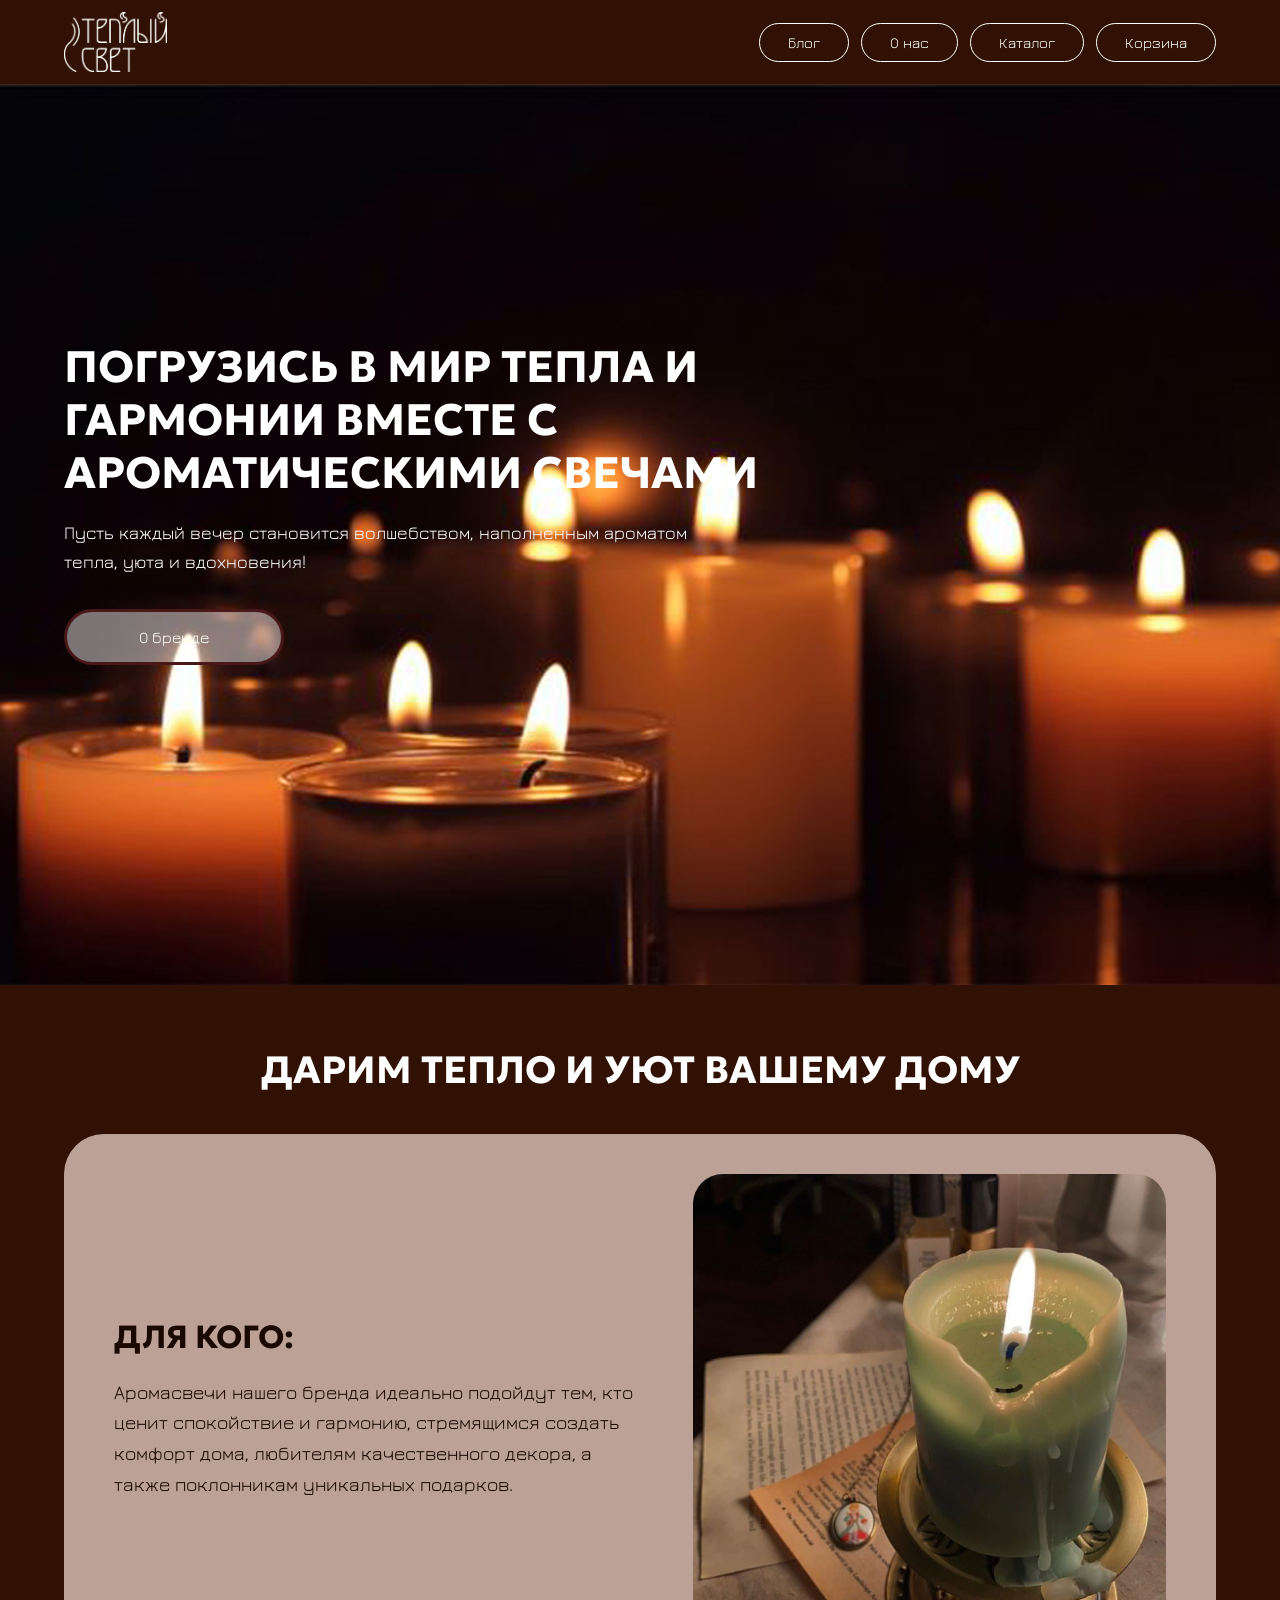
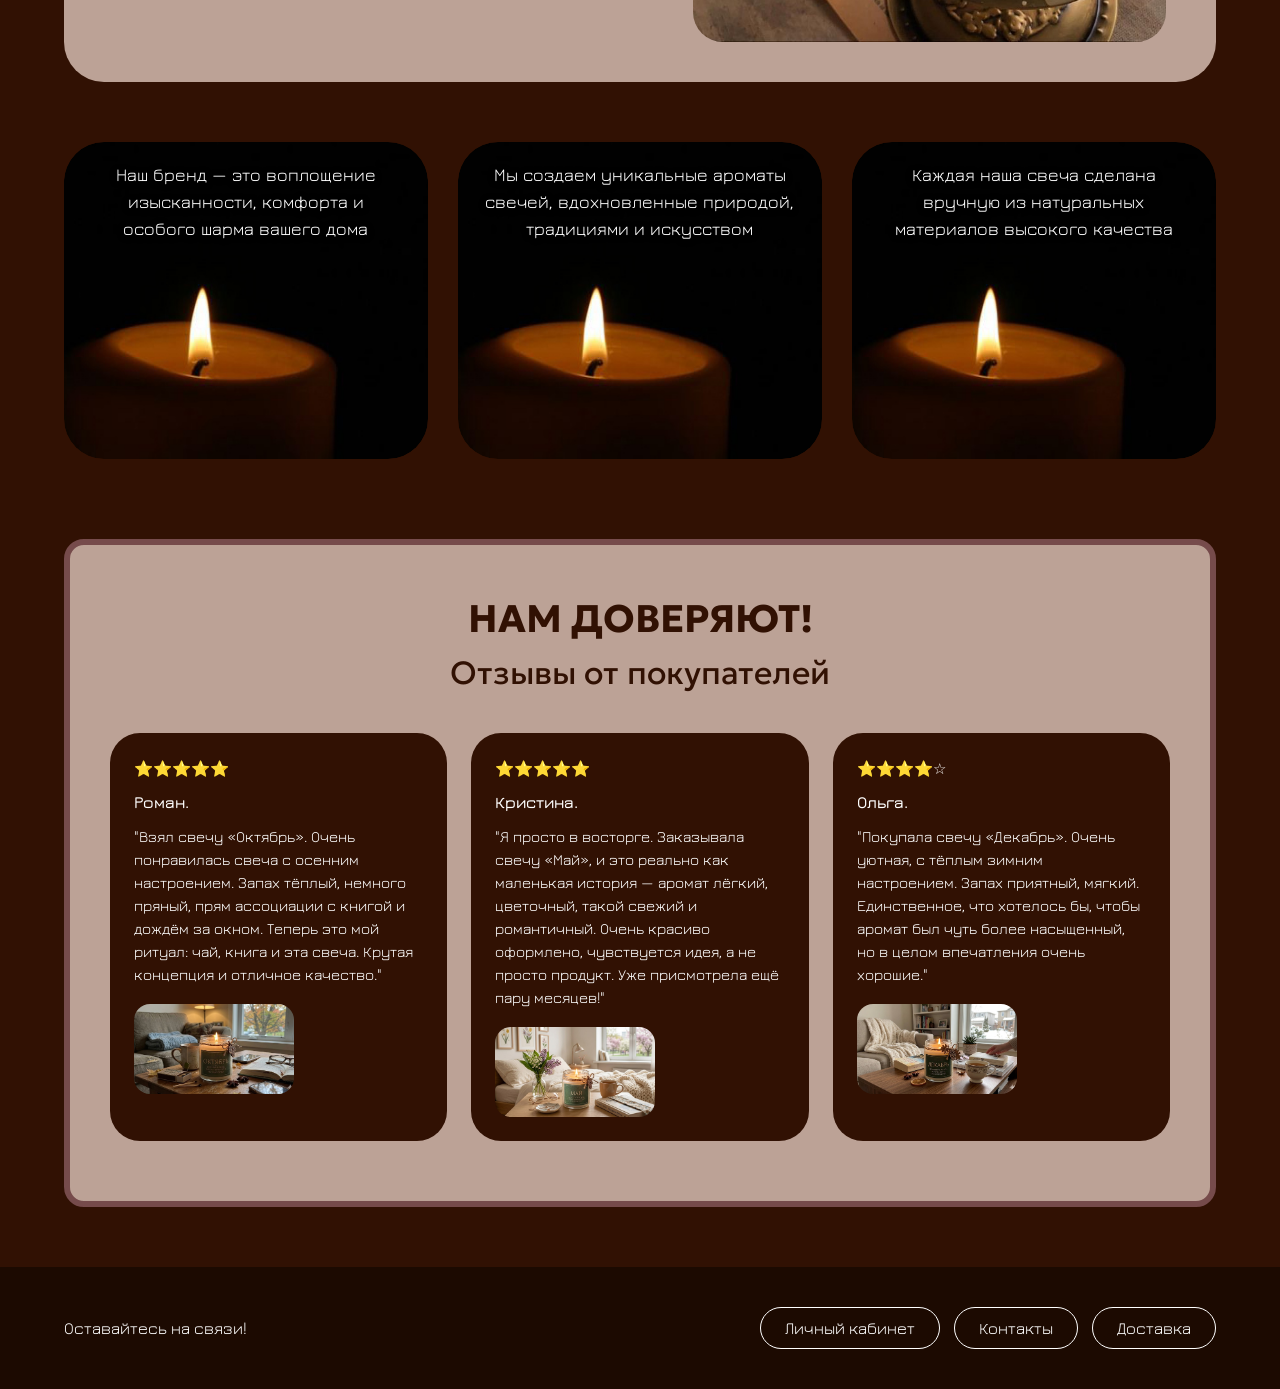
<file: index.html>
<!DOCTYPE html>
<html lang="ru">
<head>
    <meta charset="UTF-8">
    <meta name="viewport" content="width=device-width, initial-scale=1.0">
    <link href="https://fonts.googleapis.com/css2?family=Geologica:wght,CRSV@100..900,0&display=swap" rel="stylesheet">
    <link href="https://fonts.googleapis.com/css2?family=Jura:wght@300..700&display=swap" rel="stylesheet">
    <link rel="stylesheet" type="text/css" href="style.css">
    <title>Главная страница</title>
</head>
<body>
    <!-- HEADER -->
    <div class="header-wrapper">
        <header class="container">
            <div class="logo"><img src="img/logo.png" alt="logo"></div>
            <nav class="navigation">
                <ol>
                    <li><a href="index6.html">Блог</a></li>
                    <li><a href="index2.html">О нас</a></li>
                    <li><a href="index1.html">Каталог</a></li>
                    <li><a href="index3.html">Корзина</a></li>
                </ol>
            </nav>
            <!-- Бургер-кнопка для мобильных -->
            <button class="burger" id="burger" aria-label="Меню">
                <span></span><span></span><span></span>
            </button>
        </header>
    </div>

    <!-- HERO -->
    <div class="image-container">
        <img src="img/fon.jpg" alt="Фон">
        <div class="text-overlay container">
            <h1 class="hero-title">Погрузись в мир тепла и гармонии вместе с ароматическими свечами</h1>
            <p>Пусть каждый вечер становится волшебством, наполненным ароматом тепла, уюта и вдохновения!</p>
            <button class="btn">О бренде</button>
        </div>
    </div>

    <!-- СЕКЦИЯ ЗАГОЛОВОК -->
    <section class="section-title">
        <h2 class="hero-title">Дарим тепло и уют вашему дому</h2>
    </section>

    <!-- ДЛЯ КОГО -->
    <div class="container">
        <div class="background3">
            <div class="text-column">
                <h3 class="hero-title">Для кого:</h3>
                <p class="description">Аромасвечи нашего бренда идеально подойдут тем, кто ценит спокойствие и гармонию, стремящимся создать комфорт дома, любителям качественного декора, а также поклонникам уникальных подарков.</p>
            </div>
            <img src="img/свеча.jpg" alt="Свеча" class="small-img">
        </div>

        <!-- КАРТОЧКИ -->
        <section>
            <div class="two_flex">
                <div class="image-container2">
                    <img src="img/k.jpg" alt="candle">
                    <div class="text-overlay2">
                        <div class="description_two">Наш бренд — это воплощение изысканности, комфорта и особого шарма вашего дома</div>
                    </div>
                </div>
                <div class="image-container2">
                    <img src="img/k.jpg" alt="candle">
                    <div class="text-overlay2">
                        <div class="description_two">Мы создаем уникальные ароматы свечей, вдохновленные природой, традициями и искусством</div>
                    </div>
                </div>
                <div class="image-container2">
                    <img src="img/k.jpg" alt="candle">
                    <div class="text-overlay2">
                        <div class="description_two">Каждая наша свеча сделана вручную из натуральных материалов высокого качества</div>
                    </div>
                </div>
            </div>
        </section>
    </div>

    <!-- ОТЗЫВЫ -->
    <div class="reviews-section">
        <div class="background4">
            <h4>Нам доверяют!</h4>
            <p class="title">Отзывы от покупателей</p>
            <div class="overlay-container">
                <div class="review-card">
                    <p>⭐⭐⭐⭐⭐</p>
                    <p class="reviewer-name">Роман.</p>
                    <p>"Взял свечу «Октябрь». Очень понравилась свеча с осенним настроением. Запах тёплый, немного пряный, прям ассоциации с книгой и дождём за окном. Теперь это мой ритуал: чай, книга и эта свеча. Крутая концепция и отличное качество."</p>
                    <img src="img/Photo1.jpg" alt="Отзыв">
                </div>
                <div class="review-card">
                    <p>⭐⭐⭐⭐⭐</p>
                    <p class="reviewer-name">Кристина.</p>
                    <p>"Я просто в восторге. Заказывала свечу «Май», и это реально как маленькая история — аромат лёгкий, цветочный, такой свежий и романтичный. Очень красиво оформлено, чувствуется идея, а не просто продукт. Уже присмотрела ещё пару месяцев!"</p>
                    <img src="img/Photo2.jpg" alt="Отзыв 2">
                </div>
                <div class="review-card">
                    <p>⭐⭐⭐⭐☆</p>
                    <p class="reviewer-name">Ольга.</p>
                    <p>"Покупала свечу «Декабрь». Очень уютная, с тёплым зимним настроением. Запах приятный, мягкий. Единственное, что хотелось бы, чтобы аромат был чуть более насыщенный, но в целом впечатления очень хорошие."</p>
                    <img src="img/Photo3.jpg" alt="Отзыв 3">
                </div>
            </div>
        </div>
    </div>

  
    <footer>
        <p class="footer-stay">Оставайтесь на связи!</p>
        <nav>
            <ol class="footer-nav">
                <li><a href="#">Личный кабинет</a></li>
                <li><a href="index7.html">Контакты</a></li>
                <li><a href="#">Доставка</a></li>
            </ol>
        </nav>
    </footer>

    <script>
        const burger = document.getElementById('burger');
        const nav = document.querySelector('.navigation');
        burger.addEventListener('click', () => {
            nav.classList.toggle('open');
            burger.classList.toggle('active');
        });
    </script>
</body>
</html>
</file>
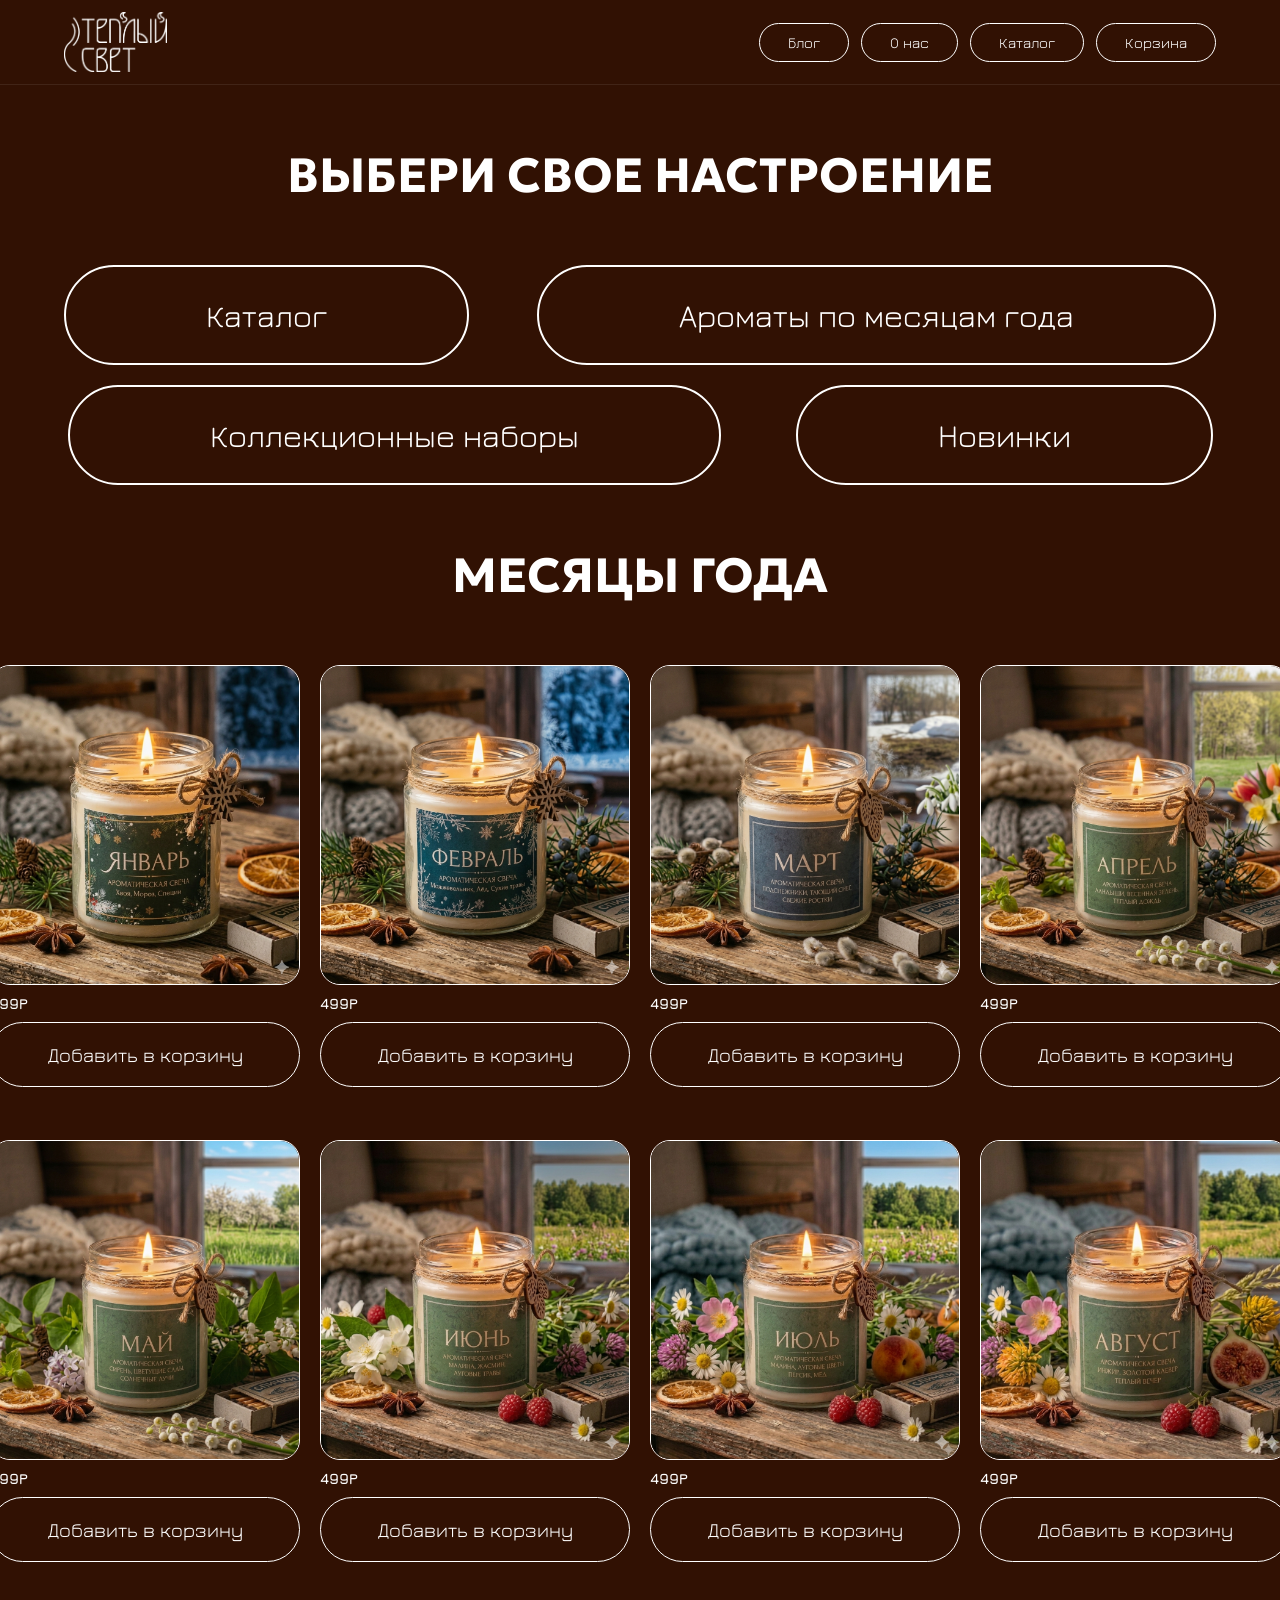
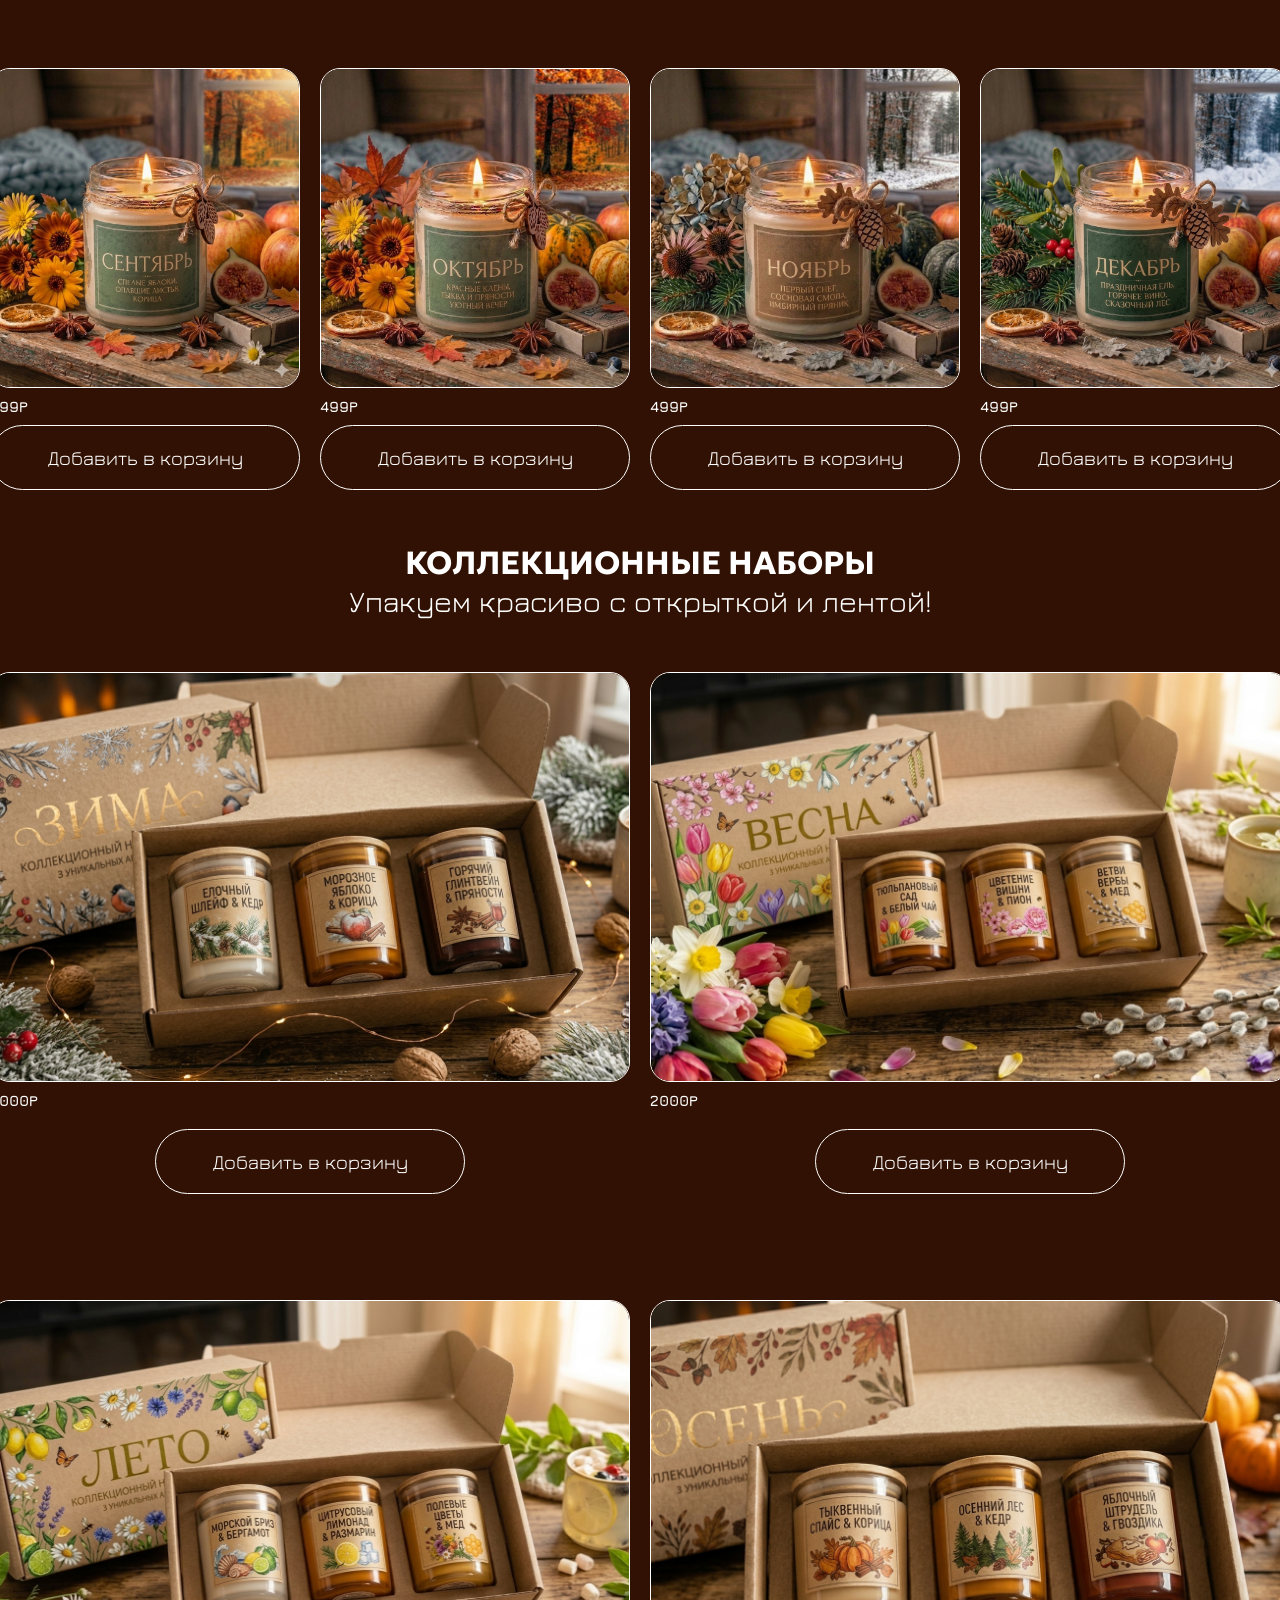
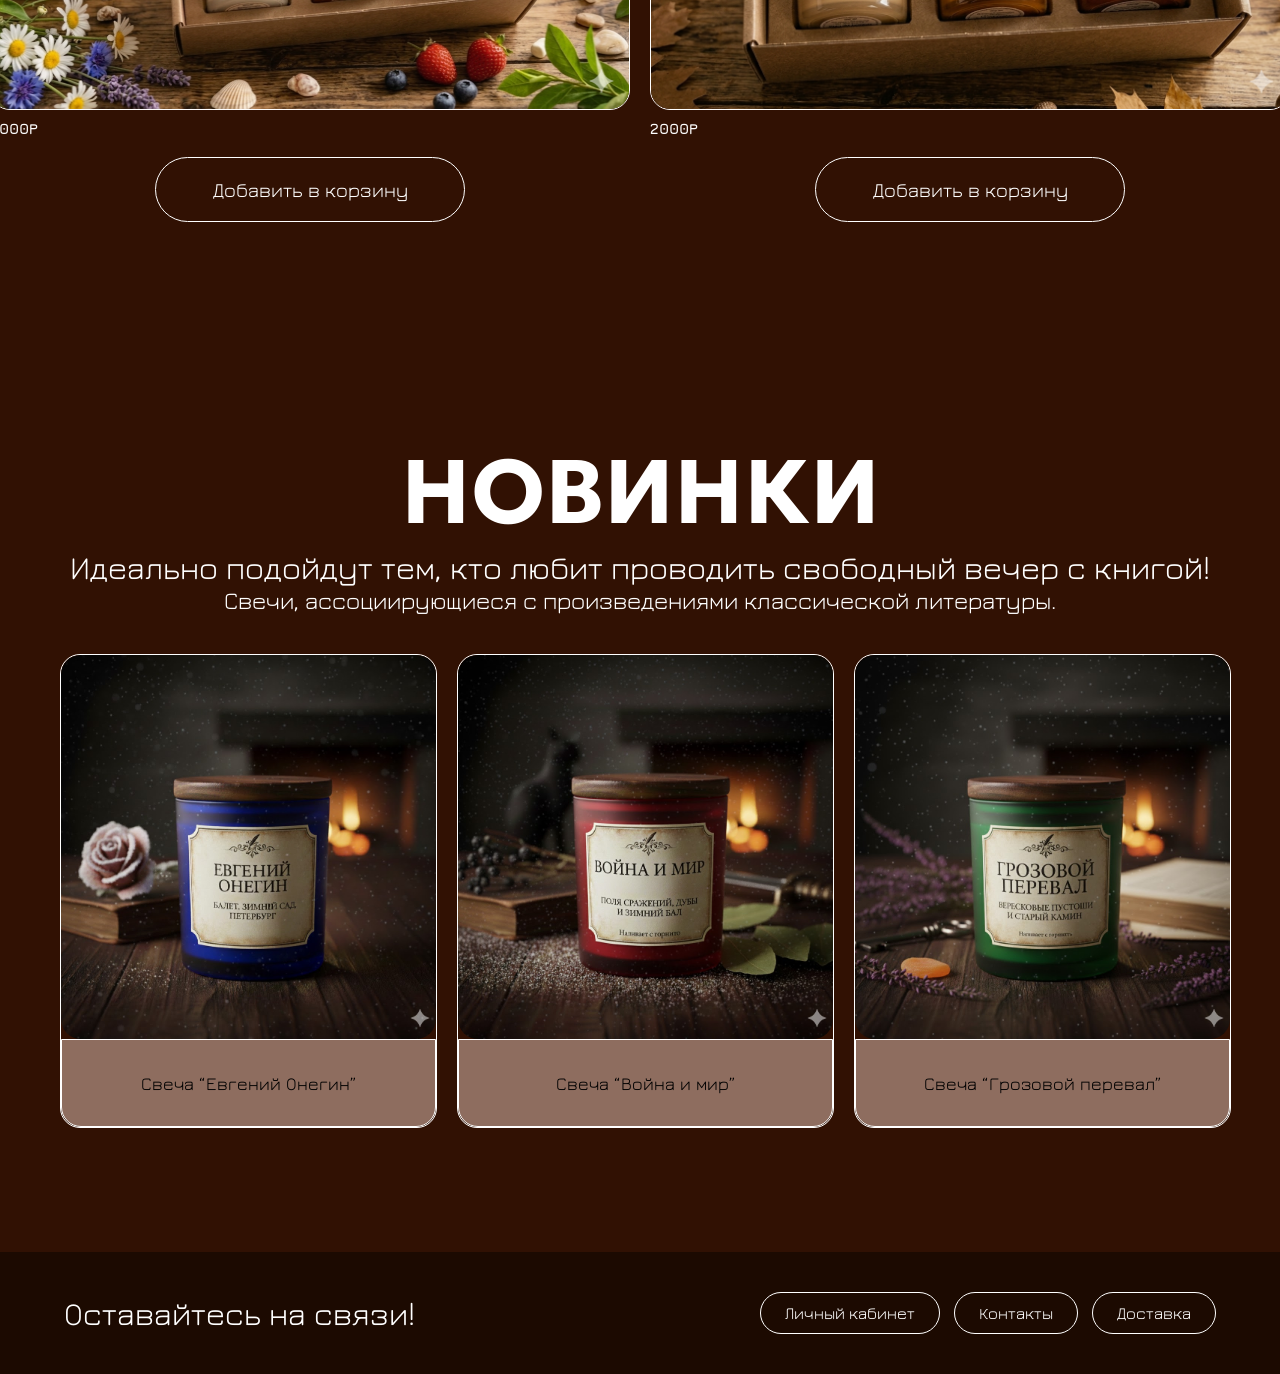
<file: index1.html>
<!DOCTYPE html>
<html lang="en">
<head>
    <meta charset="UTF-8">
    <meta name="viewport" content="width=device-width, initial-scale=1.0">
    <link href="https://fonts.googleapis.com/css2?family=Geologica:wght,CRSV@100..900,0&display=swap" rel="stylesheet">
    <link href="https://fonts.googleapis.com/css2?family=Jura:wght@300..700&display=swap" rel="stylesheet">
    <link rel="stylesheet" type="text/css" href="style1.css">
    <title>Каталог</title>
</head>
<body>
    <div class="header-wrapper">
        <header class="container">
            <div class="logo"><img src="img/logo.png" alt="logo"></div>
            <nav class="navigation">
                <ol>
                    <li><a href="index6.html">Блог</a></li>
                    <li><a href="index2.html">О нас</a></li>
                    <li><a href="index1.html">Каталог</a></li>
                    <li><a href="index3.html">Корзина</a></li>
                </ol>
            </nav>
            <!-- Бургер-кнопка для мобильных -->
            <button class="burger" id="burger" aria-label="Меню">
                <span></span><span></span><span></span>
            </button>
        </header>
    </div>

<section class="section-hero">
  <div class="main-container">
    <h1 class="hero-title">ВЫБЕРИ СВОЕ НАСТРОЕНИЕ</h1>
    <div class="container2">
        <div>Каталог</div>
    
  
        
        <div>Ароматы по месяцам года</div>
        <div>Коллекционные наборы</div>
        
    
        <div>Новинки</div>
    </div>
    </div>
  </div>
</section>
<div class="container2" style="justify-content: center;">
    <h2 class="hero-title">Месяцы года</h2>
</div>
<div class="container4">
    <article>
        <img src="img/1.png" alt="january">
        <h3>499Р</h3>
        <button class="btn_one">Добавить в корзину</button>
    </article>
    <article>
        <img src="img/2.png" alt="February">
        <h3>499Р</h3>
        <button class="btn_one">Добавить в корзину</button>
    </article>
    <article>
        <img src="img/3.png" alt="March">
        <h3>499Р</h3>
        <button class="btn_one">Добавить в корзину</button>
    </article>
    <article>
        <img src="img/4.png" alt="April">
        <h3>499Р</h3>
        <button class="btn_one">Добавить в корзину</button>
    </article>
</div>
<div class="container5">
    <article>
        <img src="img/5.png" alt="May">
        <h3>499Р</h3>
        <button class="btn_one">Добавить в корзину</button>
    </article>
    <article>
        <img src="img/6.png" alt="June">
        <h3>499Р</h3>
        <button class="btn_one">Добавить в корзину</button>
    </article>
    <article>
        <img src="img/7.png" alt="July">
        <h3>499Р</h3>
        <button class="btn_one">Добавить в корзину</button>
    </article>
    <article>
        <img src="img/8.png" alt="August">
        <h3>499Р</h3>
        <button class="btn_one">Добавить в корзину</button>
    </article>
</div>
<div class="container6">
    <article>
        <img src="img/9.png" alt="September">
        <h3>499Р</h3>
        <button class="btn_one">Добавить в корзину</button>
    </article>
    <article>
        <img src="img/10.png" alt="October">
        <h3>499Р</h3>
        <button class="btn_one">Добавить в корзину</button>
    </article>
    <article>
        <img src="img/11.png" alt="November">
        <h3>499Р</h3>
        <button class="btn_one">Добавить в корзину</button>
    </article>
    <article>
        <img src="img/12.png" alt="December">
        <h3>499Р</h3>
        <button class="btn_one">Добавить в корзину</button>
    </article>
</div>
<div class="hero-title2">
    <h4>Коллекционные наборы</h4>
    <div class="text">Упакуем красиво с открыткой и лентой!</div>
</div>
<div class="container7">
    <article>
        <img src="img/Winter.png" alt="Winter">
        <h5>2000Р</h5>
        <button class="btn_two">Добавить в корзину</button>
    </article>
    <article>
        <img src="img/Spring.png" alt="Spring">
        <h5>2000Р</h5>
        <button class="btn_two">Добавить в корзину</button>
    </article>
</div>
<div class="container8">
    <article>
        <img src="img/Summer.png" alt="Summer">
        <h5>2000Р</h5>
        <button class="btn_two">Добавить в корзину</button>
    </article>
    <article>
        <img src="img/Autumn.png" alt="Autumn">
        <h5>2000Р</h5>
        <button class="btn_two">Добавить в корзину</button>
    </article>
</div>

<section class="novelties-wrapper">
    <h6 class="text-large">Новинки</h6>
    <p class="description">Идеально подойдут тем, кто любит проводить свободный вечер с книгой!</p>
    <p class="content">Свечи, ассоциирующиеся с произведениями классической литературы.</p>

    <div class="scroll-container">
        <div class="card">
          <img src="img/evo.jpg" alt="Евгений Онегин" class="novelty-img"/>
          <div class="card-title">Свеча “Евгений Онегин”</div>
        </div>

        <div class="card">
          <img src="img/vim.jpg" alt="Война и мир" class="novelty-img"/>
          <div class="card-title">Свеча “Война и мир”</div>
        </div>
        
        <div class="card">
          <img src="img/grop.jpg" alt="Грозовой перевал" class="novelty-img"/>
          <div class="card-title">Свеча “Грозовой перевал”</div>
        </div>
       
        <div class="card">
          <img src="img/Groza.jpg" alt="Гроза" class="novelty-img"/>
          <div class="card-title">Свеча “Гроза”</div>
        </div>
       
        <div class="card">
          <img src="img/fandc.jpg" alt="Отцы и дети" class="novelty-img"/>
          <div class="card-title">Свеча “Отцы и дети”</div>
        </div>
        
        <div class="card">
          <img src="img/Gore.jpg" alt="Горе от ума" class="novelty-img"/>
          <div class="card-title">Свеча “Горе от ума”</div>
        </div>
    </div>
</section>

    <footer>
        <p class="footer-stay">Оставайтесь на связи!</p>
        <nav>
            <ol class="footer-nav">
                <li><a href="#">Личный кабинет</a></li>
                <li><a href="index7.html">Контакты</a></li>
                <li><a href="#">Доставка</a></li>
            </ol>
        </nav>
    </footer>

    <script>
        const burger = document.getElementById('burger');
        const nav = document.querySelector('.navigation');
        burger.addEventListener('click', () => {
            nav.classList.toggle('open');
            burger.classList.toggle('active');
        });
    </script>
</div>
</file>
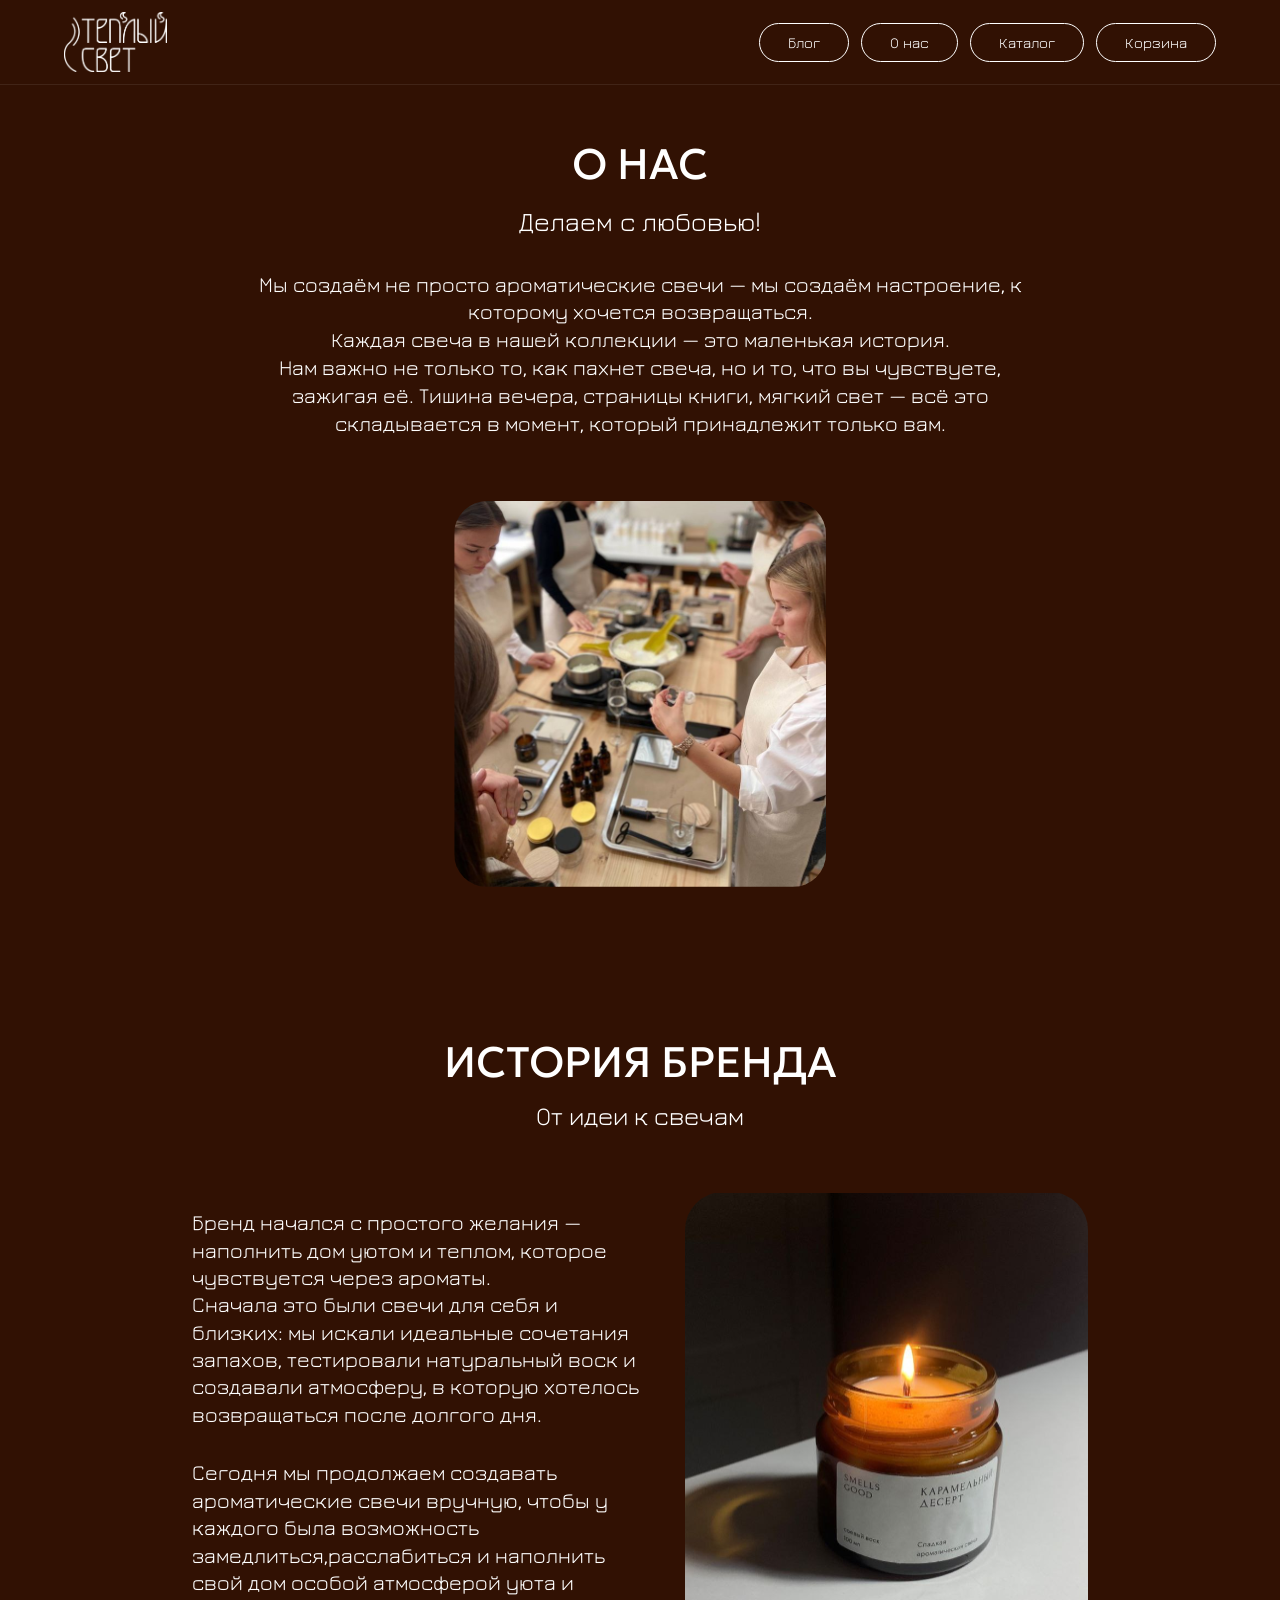
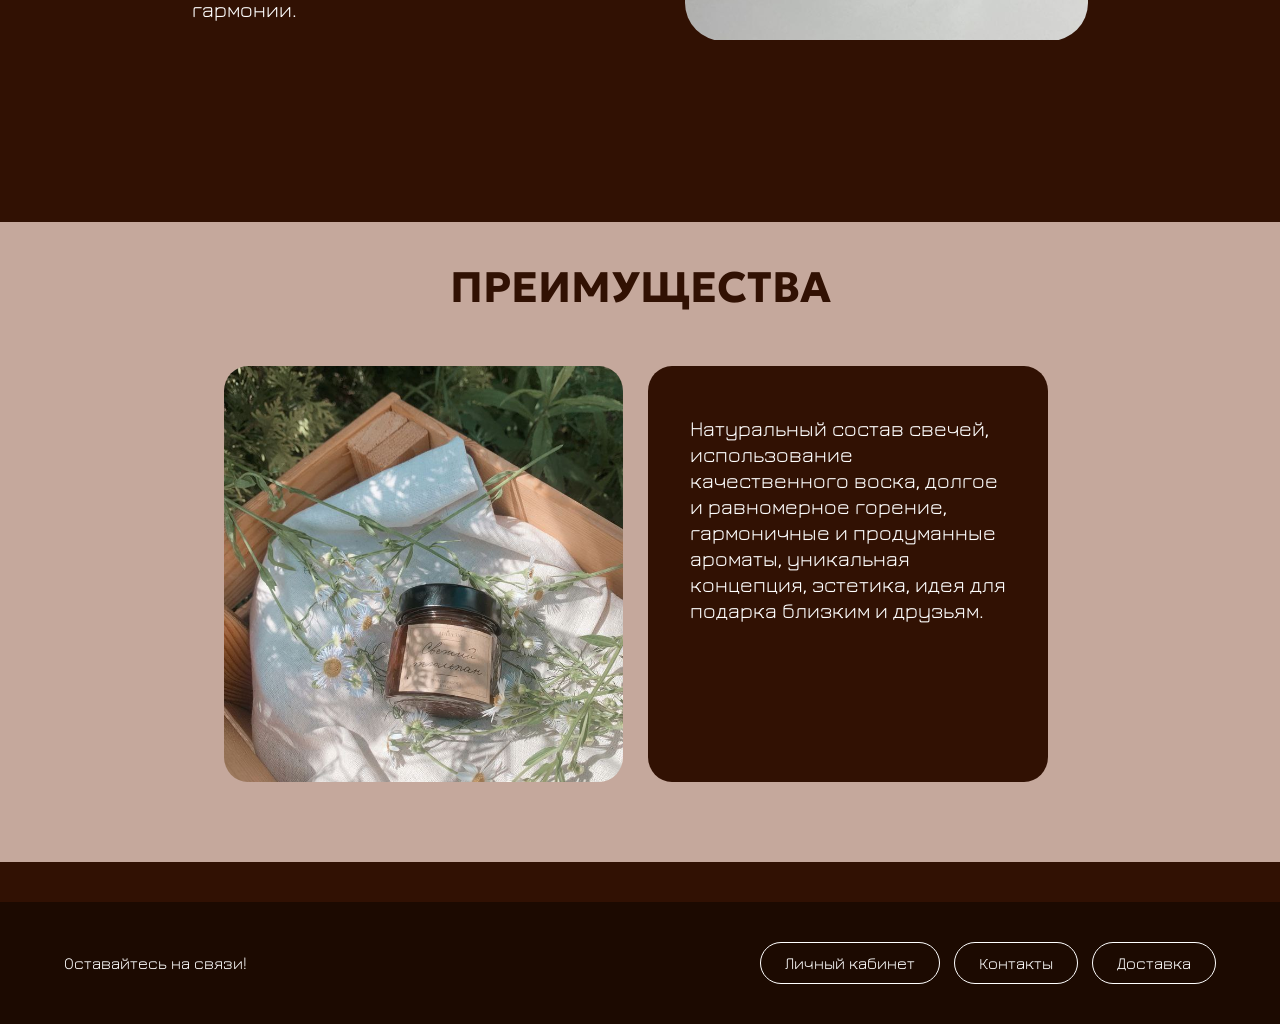
<file: index2.html>
<!DOCTYPE html>
<html lang="ru">

<head>
  <meta charset="UTF-8">
  <meta name="viewport" content="width=device-width, initial-scale=1.0">
  <title>О нас</title>

  <link rel="preconnect" href="https://fonts.googleapis.com">
  <link rel="preconnect" href="https://fonts.gstatic.com" crossorigin>
  <link href="https://fonts.googleapis.com/css2?family=Geologica:wght@400&family=Jura:wght@400&display=swap" rel="stylesheet">
  <link rel="stylesheet" href="style2.css">
</head>

<body>
    <div class="header-wrapper">
        <header class="container">
            <div class="logo"><img src="img/logo.png" alt="logo"></div>
            <nav class="navigation">
                <ol>
                    <li><a href="index6.html">Блог</a></li>
                    <li><a href="index2.html">О нас</a></li>
                    <li><a href="index1.html">Каталог</a></li>
                    <li><a href="index3.html">Корзина</a></li>
                </ol>
            </nav>
            <!-- Бургер-кнопка для мобильных -->
            <button class="burger" id="burger" aria-label="Меню">
                <span></span><span></span><span></span>
            </button>
        </header>
    </div>

  <div class="about">
    <h1>О НАС</h1>
    <h2>Делаем с любовью!</h2>

    <p>Мы создаём не просто ароматические свечи — мы создаём настроение, к которому хочется возвращаться.</p>
    <p>Каждая свеча в нашей коллекции — это маленькая история.</p>
    <p>Нам важно не только то, как пахнет свеча, но и то, что вы чувствуете, зажигая её. Тишина вечера, страницы книги,
      мягкий свет — всё это складывается в момент, который принадлежит только вам.</p>
    <img class="about-img" src="img/teamwork.svg" alt="Рабочий процесс">
  </div>

  <div class="history">
    <h2>ИСТОРИЯ БРЕНДА</h2>
    <h3>От идеи к свечам</h3>

    <div class="history-content">
      <div class="history-text">
        <p>Бренд начался с простого желания — наполнить дом уютом и теплом, которое чувствуется через ароматы.</p>

        <p>Сначала это были свечи для себя и близких: мы искали идеальные сочетания запахов, тестировали натуральный воск и создавали атмосферу, в которую хотелось возвращаться после долгого дня.</p>
        <p>Сегодня мы продолжаем создавать ароматические свечи вручную, чтобы у каждого была возможность замедлиться,расслабиться и наполнить свой дом особой атмосферой уюта и гармонии.</p>
      </div>

      <img class="history-img" src="img/candle.svg" alt="Candle">
    </div>
  </div>

  <div class="advantages">
    <h4>ПРЕИМУЩЕСТВА</h4>

    <div class="advantages-card">
      <img class="advantages-img" src="img/candle_packed.svg" alt="Packed candle">

      <div class="advantages-text">
        <p>Натуральный состав свечей, использование качественного воска, долгое и равномерное горение, гармоничные и продуманные ароматы, уникальная концепция, эстетика, идея для подарка близким и друзьям.</p>
      </div>
    </div>
  </div>

  <!-- FOOTER -->
    <footer>
        <p class="footer-stay">Оставайтесь на связи!</p>
        <nav>
            <ol class="footer-nav">
                <li><a href="#">Личный кабинет</a></li>
                <li><a href="index7.html">Контакты</a></li>
                <li><a href="#">Доставка</a></li>
            </ol>
        </nav>
    </footer>

    <script>
        const burger = document.getElementById('burger');
        const nav = document.querySelector('.navigation');
        burger.addEventListener('click', () => {
            nav.classList.toggle('open');
            burger.classList.toggle('active');
        });
    </script>

</body>

</html>
</file>
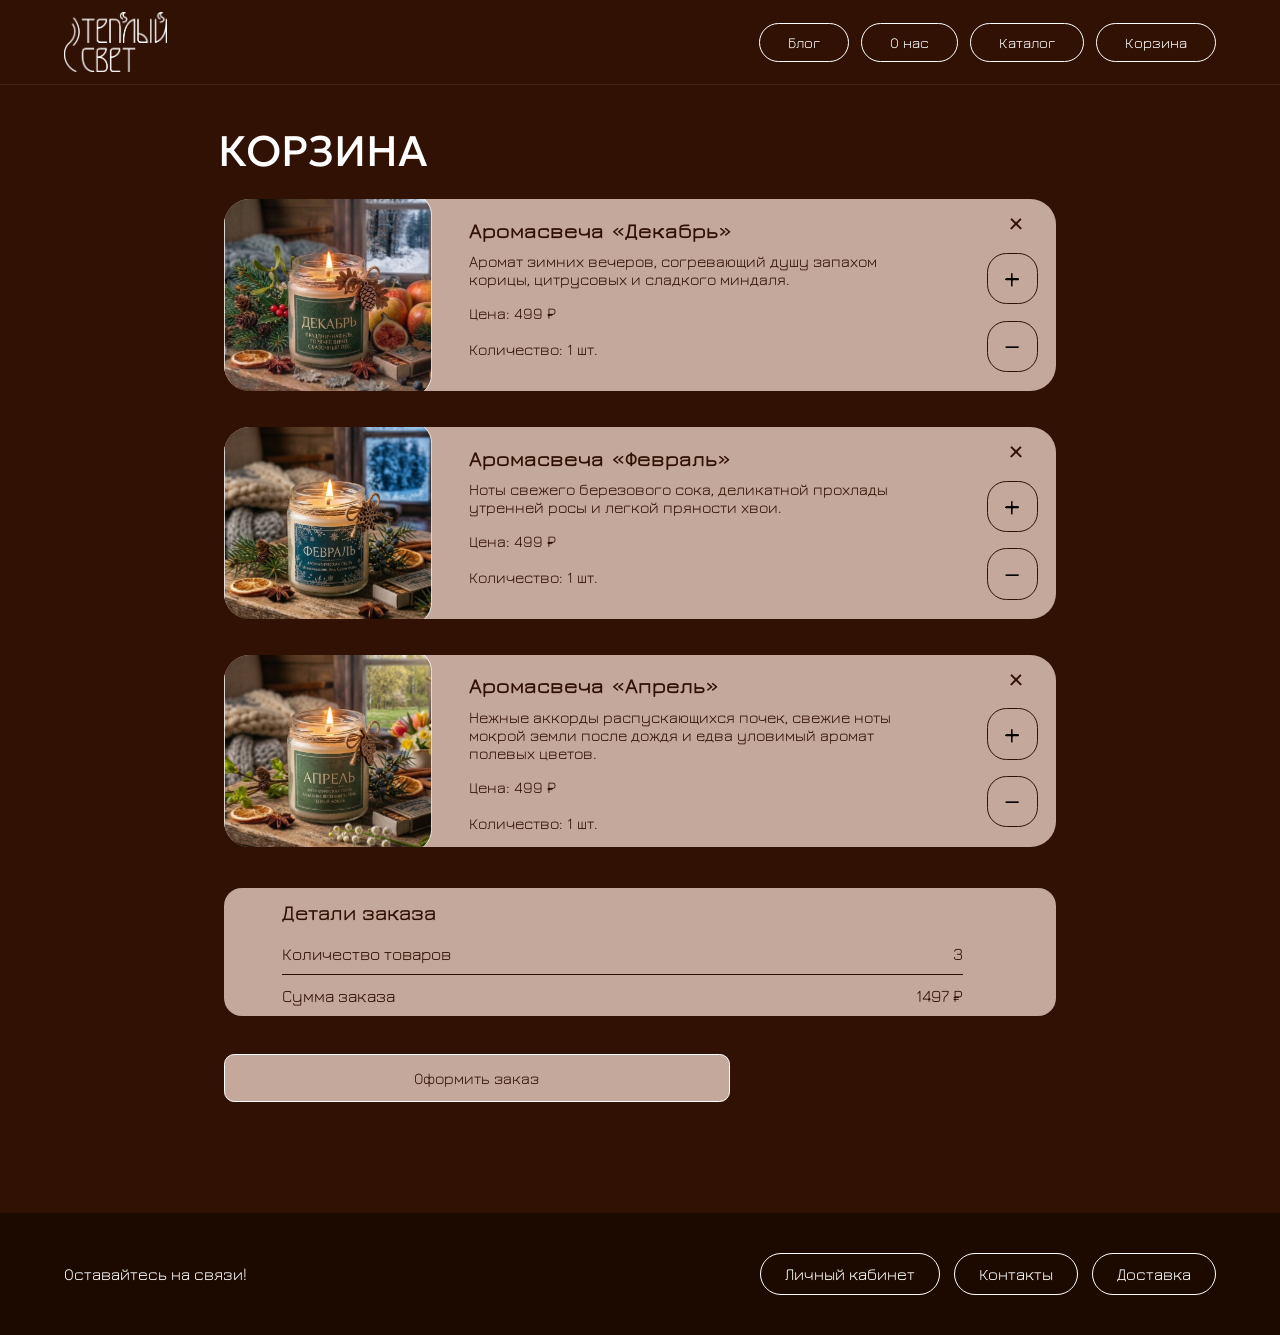
<file: index3.html>
<!DOCTYPE html>
<html lang="ru">

<head>
    <meta charset="UTF-8">
    <meta name="viewport" content="width=device-width, initial-scale=1.0">
    <title>Корзина</title>

    <link rel="preconnect" href="https://fonts.googleapis.com">
    <link rel="preconnect" href="https://fonts.gstatic.com" crossorigin>
    <link href="https://fonts.googleapis.com/css2?family=Geologica:wght@400&family=Jura:wght@400&display=swap"
        rel="stylesheet">

    <link rel="stylesheet" href="style3.css">
</head>

<body>
    <div class="header-wrapper">
        <header class="container">
            <div class="logo"><img src="img/logo.png" alt="logo"></div>
            <nav class="navigation">
                <ol>
                    <li><a href="index6.html">Блог</a></li>
                    <li><a href="index2.html">О нас</a></li>
                    <li><a href="index1.html">Каталог</a></li>
                    <li><a href="index3.html">Корзина</a></li>
                </ol>
            </nav>
            <!-- Бургер-кнопка для мобильных -->
            <button class="burger" id="burger" aria-label="Меню">
                <span></span><span></span><span></span>
            </button>
        </header>
    </div>
    
    <div class="cart-title">
        <h1>КОРЗИНА</h1>
    </div>
    <div class="cart-items">
        <div class="cart-item">
            <img src="img/candle_december.svg" alt="Аромасвеча Декабрь">

            <div class="cart-info">
                <h2>Аромасвеча «Декабрь»</h2>
                <p>Аромат зимних вечеров, согревающий душу запахом корицы, цитрусовых и сладкого миндаля.</p>
                <span>Цена: 499 ₽</span>
                <span>Количество: 1 шт.</span>
            </div>

            <button class="remove">×</button>

            <div class="cart-controls">
                <button>+</button>
                <button>−</button>
            </div>
        </div>

        <div class="cart-item">
            <img src="img/candle_february.svg" alt="Аромасвеча Февраль">

            <div class="cart-info">
                <h2>Аромасвеча «Февраль»</h2>
                <p>Ноты свежего березового сока, деликатной прохлады утренней росы и легкой пряности хвои.</p>
                <span>Цена: 499 ₽</span>
                <span>Количество: 1 шт.</span>
            </div>

            <button class="remove">×</button>

            <div class="cart-controls">
                <button>+</button>
                <button>−</button>
            </div>
        </div>

        <div class="cart-item">
            <img src="img/candle_april.svg" alt="Аромасвеча Апрель">

            <div class="cart-info">
                <h2>Аромасвеча «Апрель»</h2>
                <p>Нежные аккорды распускающихся почек, свежие ноты мокрой земли после дождя и едва уловимый аромат
                    полевых цветов.</p>
                <span>Цена: 499 ₽</span>
                <span>Количество: 1 шт.</span>
            </div>

            <button class="remove">×</button>

            <div class="cart-controls">
                <button>+</button>
                <button>−</button>
            </div>
        </div>
    </div>

    <div class="order-details">
        <h2>Детали заказа</h2>

        <div class="order-row">
            <span>Количество товаров</span>
            <span>3</span>
        </div>

        <div class="order-row">
            <span>Сумма заказа</span>
            <span>1497 ₽</span>
        </div>
    </div>
    <button class="checkout">Оформить заказ</button>

    <footer>
        <p class="footer-stay">Оставайтесь на связи!</p>
        <nav>
            <ol class="footer-nav">
                <li><a href="#">Личный кабинет</a></li>
                <li><a href="index7.html">Контакты</a></li>
                <li><a href="#">Доставка</a></li>
            </ol>
        </nav>
    </footer>
    <script>
        const burger = document.getElementById('burger');
        const nav = document.querySelector('.navigation');
        burger.addEventListener('click', () => {
            nav.classList.toggle('open');
            burger.classList.toggle('active');
        });
    </script>
</body>

</html>
</file>
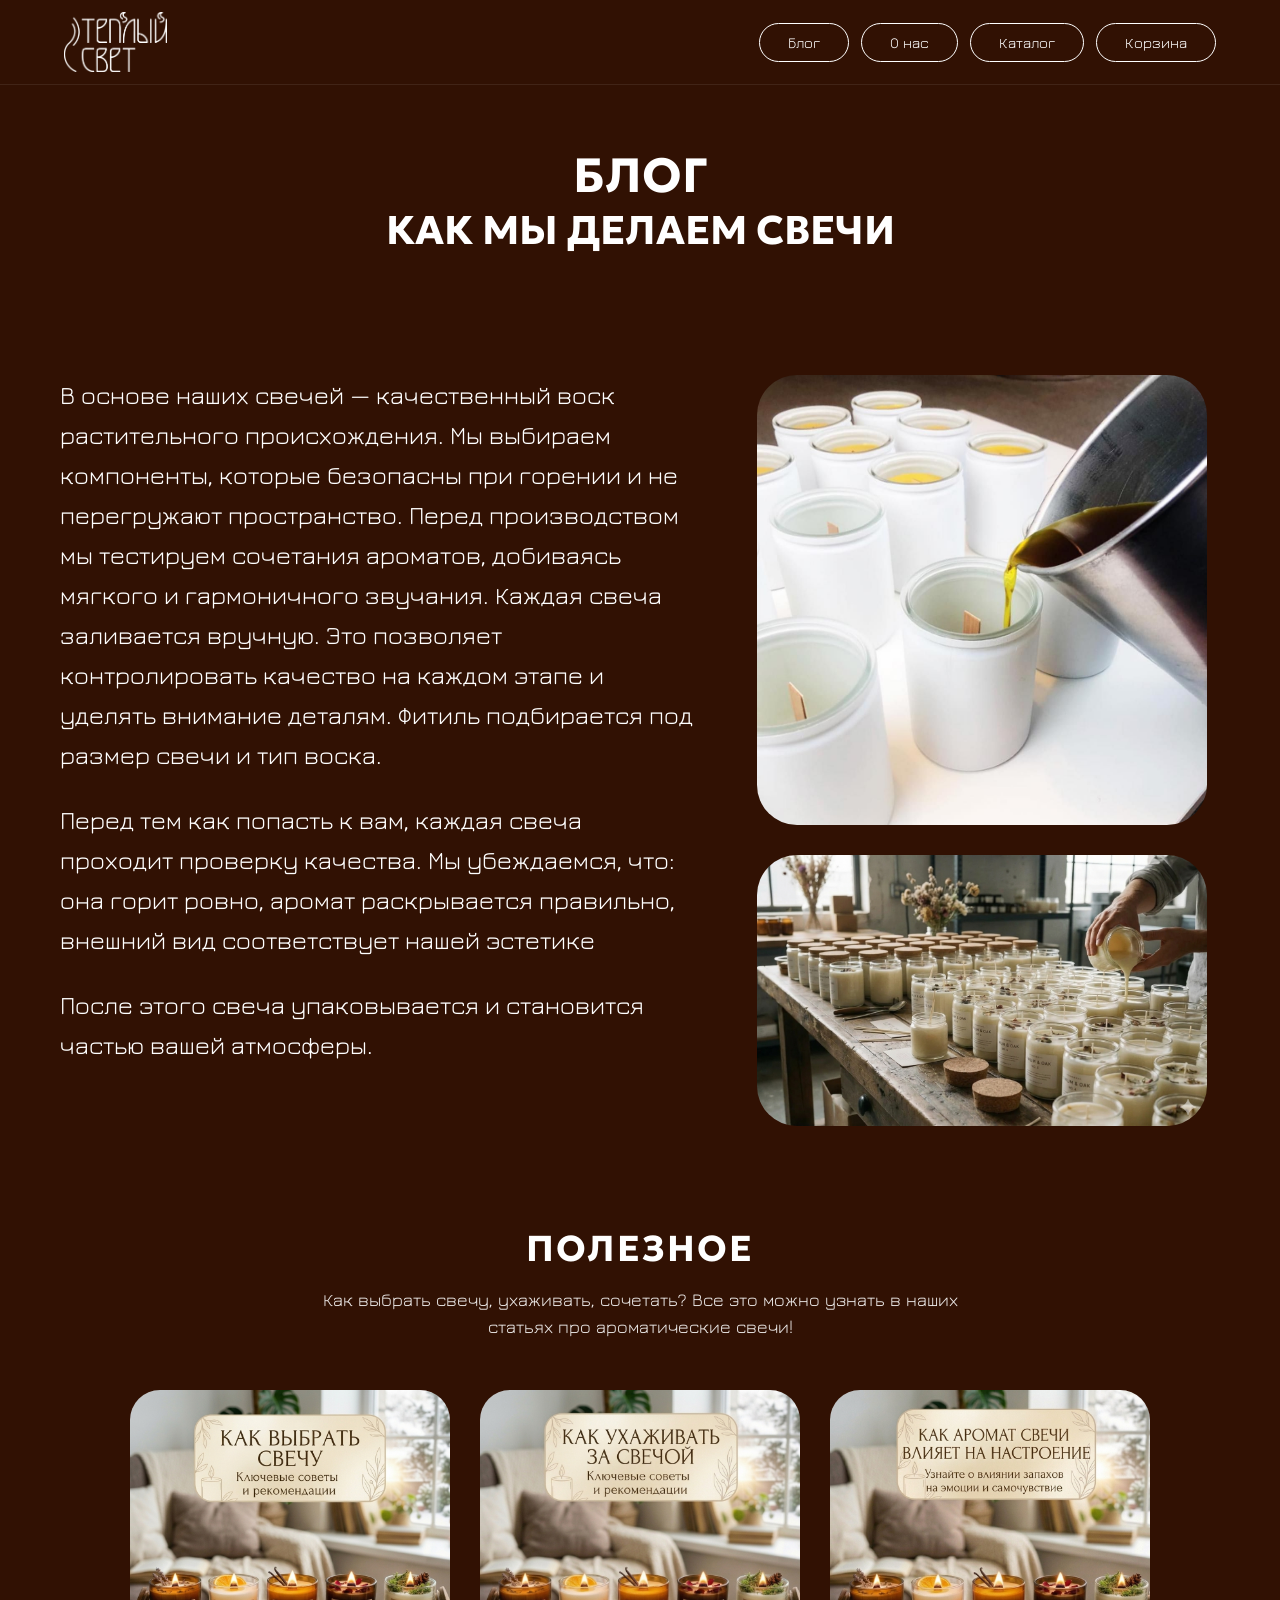
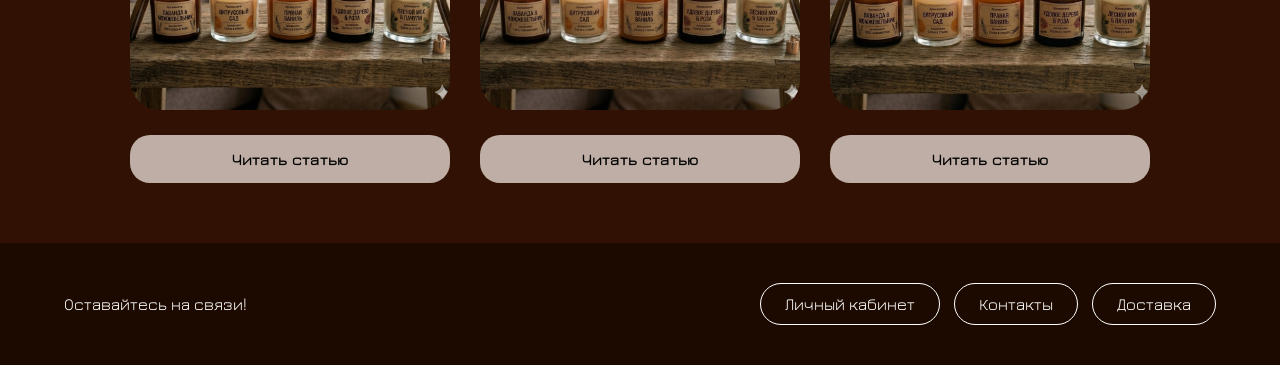
<file: index6.html>
<!DOCTYPE html>
<html lang="en">
<head>
    <meta charset="UTF-8">
    <meta name="viewport" content="width=device-width, initial-scale=1.0">
    <link href="https://fonts.googleapis.com/css2?family=Geologica:wght,CRSV@100..900,0&display=swap" rel="stylesheet">
    <link href="https://fonts.googleapis.com/css2?family=Jura:wght@300..700&display=swap" rel="stylesheet">
    <link rel="stylesheet" type="text/css" href="style6.css">
    <title>Блог</title>
</head>
<body>
        <!-- HEADER -->
    <div class="header-wrapper">
        <header class="container">
            <div class="logo"><img src="img/logo.png" alt="logo"></div>
            <nav class="navigation">
                <ol>
                    <li><a href="index6.html">Блог</a></li>
                    <li><a href="index2.html">О нас</a></li>
                    <li><a href="index1.html">Каталог</a></li>
                    <li><a href="index3.html">Корзина</a></li>
                </ol>
            </nav>
            <!-- Бургер-кнопка для мобильных -->
            <button class="burger" id="burger" aria-label="Меню">
                <span></span><span></span><span></span>
            </button>
        </header>
    </div>

<section class="hero-section">
  <div class="container">
    <h1 class="page-title">Блог</h1>
    <h2 class="section-title">Как мы делаем свечи</h2>
  </div>
</section>

<section class="article-section">
    <div class="article-grid">
        
        <div class="article-text">
            <p>В основе наших свечей — качественный воск растительного происхождения. Мы выбираем компоненты, которые безопасны при горении и не перегружают пространство. Перед производством мы тестируем сочетания ароматов, добиваясь мягкого и гармоничного звучания. Каждая свеча заливается вручную. Это позволяет контролировать качество на каждом этапе и уделять внимание деталям. Фитиль подбирается под размер свечи и тип воска.</p>
            <p>Перед тем как попасть к вам, каждая свеча проходит проверку качества. Мы убеждаемся, что: она горит ровно, аромат раскрывается правильно, внешний вид соответствует нашей эстетике</p>
            <p>После этого свеча упаковывается и становится частью вашей атмосферы.</p>
        </div>

        <div class="article-images">
            <img src="img/Svechi.jpg" alt="svechi" class="img-item">
            <img src="img/Svechi2.png" alt="svechi2" class="img-item">
        </div>

    </div>
</section>



<div class="container2">
    <h2 class="hero-title">Полезное</h2>
    <p class="text">
      Как выбрать свечу, ухаживать, сочетать? Все это можно узнать в наших статьях про ароматические свечи!</p>
    <div class="container4">
      <article>
        <img src="img/st1.png" alt="st1">
        <button class="btn_one">Читать статью</button>
      </article>
      <article>
        <img src="img/St2.png" alt="st4">
        <button class="btn_one">Читать статью</button>
      </article>
      <article>
        <img src="img/st3.png" alt="st3">
        <button class="btn_one">Читать статью</button>
      </article>
    </div>
</div>


    <footer>
        <p class="footer-stay">Оставайтесь на связи!</p>
        <nav>
            <ol class="footer-nav">
                <li><a href="#">Личный кабинет</a></li>
                <li><a href="index7.html">Контакты</a></li>
                <li><a href="#">Доставка</a></li>
            </ol>
        </nav>
    </footer>

    <script>
        const burger = document.getElementById('burger');
        const nav = document.querySelector('.navigation');
        burger.addEventListener('click', () => {
            nav.classList.toggle('open');
            burger.classList.toggle('active');
        });
    </script>
</file>
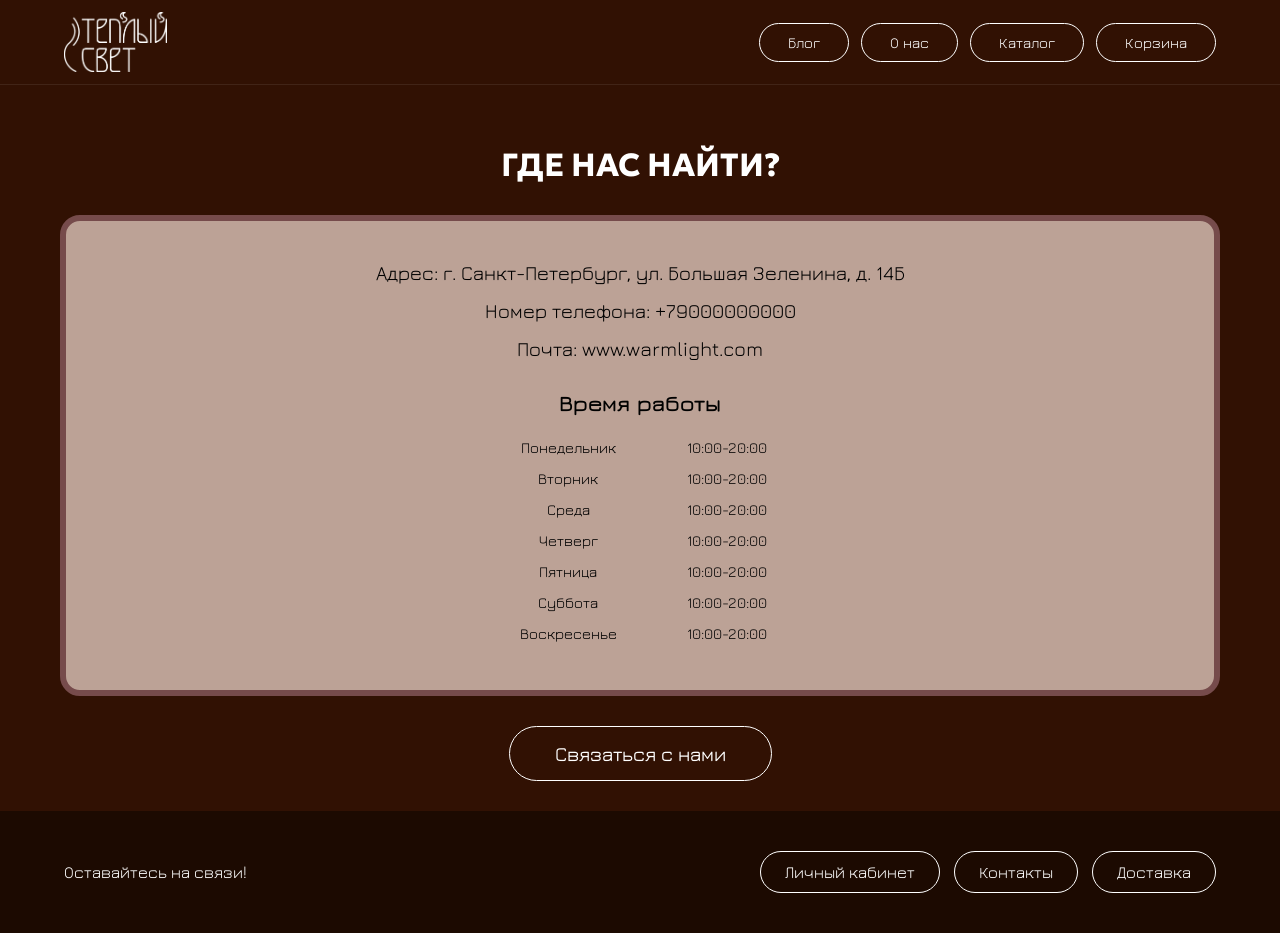
<file: index7.html>
<!DOCTYPE html>
<html lang="ru">
<head>
    <meta charset="UTF-8">
    <meta name="viewport" content="width=device-width, initial-scale=1.0">
    <link href="https://fonts.googleapis.com/css2?family=Geologica:wght,CRSV@100..900,0&display=swap" rel="stylesheet">
    <link href="https://fonts.googleapis.com/css2?family=Jura:wght@300..700&display=swap" rel="stylesheet">
    <link rel="stylesheet" type="text/css" href="style7.css">
    <title>Контакты</title>
</head>
<body>
    <!-- HEADER -->
    <div class="header-wrapper">
        <header class="container">
            <div class="logo"><img src="img/logo.png" alt="logo"></div>
            <nav class="navigation">
                <ol>
                    <li><a href="index6.html">Блог</a></li>
                    <li><a href="index2.html">О нас</a></li>
                    <li><a href="index1.html">Каталог</a></li>
                    <li><a href="index3.html">Корзина</a></li>
                </ol>
            </nav>
            <!-- Бургер-кнопка для мобильных -->
            <button class="burger" id="burger" aria-label="Меню">
                <span></span><span></span><span></span>
            </button>
        </header>
    </div>

<section class="contacts-section">
    <h2 class="contacts-title">ГДЕ НАС НАЙТИ?</h2>

    <div class="contacts-board">
        <p>Адрес: г. Санкт-Петербург, ул. Большая Зеленина, д. 14Б</p>
        <p>Номер телефона: +79000000000</p>
        <p>Почта: www.warmlight.com</p>
        
        <h3>Время работы</h3>
        
        <table class="time">
            <tr><td>Понедельник</td><td>10:00-20:00</td></tr>
            <tr><td>Вторник</td><td>10:00-20:00</td></tr>
            <tr><td>Среда</td><td>10:00-20:00</td></tr>
            <tr><td>Четверг</td><td>10:00-20:00</td></tr>
            <tr><td>Пятница</td><td>10:00-20:00</td></tr>
            <tr><td>Суббота</td><td>10:00-20:00</td></tr>
            <tr><td>Воскресенье</td><td>10:00-20:00</td></tr>
        </table>
    </div>
</section>

<button class="contact-btn">Связаться с нами</button>

 <footer>
        <p class="footer-stay">Оставайтесь на связи!</p>
        <nav>
            <ol class="footer-nav">
                <li><a href="#">Личный кабинет</a></li>
                <li><a href="index7.html">Контакты</a></li>
                <li><a href="#">Доставка</a></li>
            </ol>
        </nav>
    </footer>

    <script>
        const burger = document.getElementById('burger');
        const nav = document.querySelector('.navigation');
        burger.addEventListener('click', () => {
            nav.classList.toggle('open');
            burger.classList.toggle('active');
        });
    </script>
</body>
</html>
</file>
<file: style.css>
*, *::before, *::after {
  box-sizing: border-box;
  margin: 0;
  padding: 0;
}

* {
  color: white;
  font-family: "Jura", sans-serif;
}

body {
  background-color: #311103;
  overflow-x: hidden;
}

ol {
  list-style: none;
}

a {
  text-decoration: none;
  color: white;
}


.container {
  width: min(90%, 1200px);
  margin: 0 auto;
}


.header-wrapper {
  background-color: #311103;
  position: sticky;
  top: 0;
  z-index: 100;
  padding: 12px 0;
  border-bottom: 1px solid rgba(255,255,255,0.08);
}

header {
  display: flex;
  justify-content: space-between;
  align-items: center;
  gap: 16px;
}

.logo img {
  height: 60px;
  display: block;
}

.navigation ol {
  display: flex;
  gap: 12px;
  flex-wrap: wrap;
}

.navigation ol li {
  border: 1px solid white;
  border-radius: 50px;
  padding: 10px 28px;
  font-size: 15px;
  font-weight: 400;
  display: flex;
  align-items: center;
  justify-content: center;
  transition: background 0.2s;
}

.navigation ol li:hover {
  background: rgba(255,255,255,0.12);
}

/* Бургер */
.burger {
  display: none;
  flex-direction: column;
  gap: 5px;
  background: none;
  border: none;
  cursor: pointer;
  padding: 8px;
}

.burger span {
  display: block;
  width: 26px;
  height: 2px;
  background: white;
  border-radius: 2px;
  transition: transform 0.3s, opacity 0.3s;
}

.burger.active span:nth-child(1) { transform: translateY(7px) rotate(45deg); }
.burger.active span:nth-child(2) { opacity: 0; }
.burger.active span:nth-child(3) { transform: translateY(-7px) rotate(-45deg); }



.image-container {
  position: relative;
  width: 100%;
  overflow: hidden;
}

.image-container > img {
  width: 100%;
  height: 100vh;
  object-fit: cover;
  object-position: center;
  display: block;
}

.text-overlay {
  position: absolute;
  bottom: 0;
  left: 50%;
  transform: translateX(-50%);
  width: min(90%, 1200px);
  padding-bottom: 25%;
}

.hero-title {
  font-family: "Geologica", sans-serif;
  text-transform: uppercase;
  color: white;
}

.text-overlay .hero-title {
  font-size: clamp(22px, 3.5vw, 44px);
  margin-bottom: 20px;
  max-width: 70%;
  line-height: 1.2;
}

.text-overlay p {
  font-family: "Jura", sans-serif;
  font-size: clamp(14px, 1.5vw, 18px);
  max-width: 55%;
  line-height: 1.6;
}

.btn {
  display: inline-flex;
  align-items: center;
  justify-content: center;
  width: 220px;
  height: 56px;
  margin-top: 32px;
  border-radius: 50px;
  border: 3px solid #481818;
  background: rgba(255, 255, 255, 0.45);
  color: white;
  font-family: "Jura", sans-serif;
  font-size: 16px;
  cursor: pointer;
  transition: background 0.2s;
}

.btn:hover {
  background: rgba(255, 255, 255, 0.65);
}


.section-title {
  text-align: center;
  padding: 60px 20px 40px;
}

.section-title h2 {
  font-family: "Geologica", sans-serif;
  font-size: clamp(22px, 3vw, 38px);
  text-transform: uppercase;
  color: white;
  line-height: 1.3;
}


.background3 {
  background-color: #BCA296;
  border-radius: 40px;
  padding: 40px 50px;
  display: flex;
  align-items: center;
  gap: 50px;
  margin-bottom: 60px;
}

.text-column {
  flex: 1 1 300px;
}

.text-column h3 {
  font-family: "Geologica", sans-serif;
  font-size: clamp(22px, 2.5vw, 32px);
  text-transform: uppercase;
  color: #1a0801;
  margin-bottom: 20px;
}

.description {
  color: #1a0801;
  font-size: clamp(15px, 1.5vw, 22px);
  line-height: 1.6;
}

.small-img {
  flex: 0 0 45%;
  max-width: 45%;
  height: auto;
  border-radius: 30px;
  object-fit: cover;
  display: block;
}

.two_flex {
  display: flex;
  gap: 30px;
  justify-content: center;
  flex-wrap: wrap;
  margin-bottom: 80px;
}

.image-container2 {
  position: relative;
  flex: 1 1 280px;
  max-width: 380px;
  border-radius: 40px;
  overflow: hidden;
}

.image-container2 img {
  width: 100%;
  height: 100%;
  object-fit: cover;
  display: block;
  border-radius: 40px;
  min-height: 300px;
}

.description_two {
  position: absolute;
  top: 20px;
  left: 50%;
  transform: translateX(-50%);
  width: 85%;
  color: white;
  text-align: center;
  font-size: clamp(14px, 1.4vw, 20px);
  line-height: 1.5;
  text-shadow: 0 1px 6px rgba(0,0,0,0.5);
}


.reviews-section {
  width: 100%;
  margin-bottom: 60px;
  padding: 0 5%;
}

.background4 {
  background-color: #BCA296;
  border: 6px solid #764B4B;
  border-radius: 20px;
  padding: 50px 40px 60px;
}

.background4 h4 {
  color: #311103;
  font-family: "Geologica", sans-serif;
  font-size: clamp(22px, 3vw, 40px);
  text-transform: uppercase;
  text-align: center;
  margin-bottom: 10px;
}

.title {
  font-family: "Geologica", sans-serif;
  color: #311103;
  font-size: clamp(18px, 2.5vw, 36px);
  text-align: center;
  display: block;
  margin-bottom: 40px;
}

.overlay-container {
  display: flex;
  gap: 24px;
  justify-content: center;
  flex-wrap: wrap;
}

.review-card {
  background-color: #311103;
  border-radius: 30px;
  padding: 24px;
  flex: 1 1 260px;
  max-width: 360px;
  display: flex;
  flex-direction: column;
  gap: 10px;
}

.review-card p {
  font-size: clamp(13px, 1.2vw, 20px);
  line-height: 1.5;
  color: white;
}

.reviewer-name {
  font-size: clamp(15px, 1.3vw, 22px) !important;
  font-weight: 600;
}

.review-card img {
  width: 160px;
  height: 90px;
  border-radius: 16px;
  object-fit: cover;
  margin-top: 8px;
}


footer {
  background-color: #1C0A01;
  padding: 40px 5%;
  display: flex;
  align-items: center;
  justify-content: space-between;
  gap: 30px;
  font-size: clamp(14px, 1.3vw, 20px);
  flex-wrap: wrap;
}

.footer-stay {
  font-family: "Jura", sans-serif;
  color: white;
  white-space: nowrap;
}

.footer-nav {
  display: flex;
  flex-wrap: wrap;
  gap: 14px;
}

.footer-nav li {
  border: 1px solid white;
  border-radius: 50px;
  padding: 10px 24px;
  transition: background 0.2s;
}

.footer-nav li:hover {
  background: rgba(255,255,255,0.1);
}

@media (max-width: 900px) {
  .text-overlay .hero-title {
    max-width: 90%;
  }

  .text-overlay p {
    max-width: 85%;
  }

  .background3 {
    flex-direction: column;
    padding: 30px;
    gap: 30px;
  }

  .small-img {
    max-width: 100%;
    flex: none;
    width: 100%;
  }

  .two_flex {
    gap: 20px;
  }

  .image-container2 {
    flex: 1 1 220px;
  }
}

@media (max-width: 600px) {
  
  .logo img {
    height: 44px;
  }

  .navigation {
    display: none;
    width: 100%;
    order: 3;
  }

  .navigation.open {
    display: block;
  }

  .navigation ol {
    flex-direction: column;
    gap: 8px;
    margin-top: 12px;
  }

  .navigation ol li {
    padding: 12px 20px;
    justify-content: center;
  }

  .burger {
    display: flex;
  }

 
  .image-container > img {
    height: 60vh;
    min-height: 320px;
  }

  .text-overlay {
    padding-bottom: 30px;
  }

  .text-overlay .hero-title {
    max-width: 100%;
    font-size: clamp(18px, 5vw, 28px);
  }

  .text-overlay p {
    max-width: 100%;
    font-size: 14px;
  }

  .btn {
    width: 180px;
    height: 48px;
    font-size: 14px;
    margin-top: 20px;
  }

  
  .section-title {
    padding: 40px 16px 24px;
  }

  
  .background3 {
    padding: 24px 20px;
  }

  
  .two_flex {
    flex-direction: column;
    align-items: center;
  }

  .image-container2 {
    max-width: 100%;
    width: 100%;
  }

  
  .reviews-section {
    padding: 0 16px;
  }

  .background4 {
    padding: 32px 20px 40px;
  }

  .overlay-container {
    flex-direction: column;
    align-items: center;
  }

  .review-card {
    max-width: 100%;
    width: 100%;
  }

  
  footer {
    flex-direction: column;
    align-items: center;
    text-align: center;
    gap: 20px;
    padding: 32px 5%;
  }

  .footer-nav {
    justify-content: center;
  }

  .footer-nav li {
    padding: 10px 16px;
  }
}

@media (max-width: 768px) {
    .background3 {
      flex-direction: column; 
      padding: 25px 20px; 
      gap: 20px; 
    }
    .text-column {
      flex: 1 1 auto; 
    }
    .small-img {
      flex: 0 0 100%;
      max-width: 100%;
    }
}
</file>
<file: style1.css>
.geologica-uniquifier{
  font-family: "Geologica", sans-serif;
  font-optical-sizing: auto;
  font-weight: weight;
  font-style: normal;
  font-variation-settings:
    "slnt" 0,
    "CRSV" 0,
    "SHRP" 0;
}
.jura-uniquifier {
  font-family: "Jura", sans-serif;
  font-optical-sizing: auto;
  font-weight: weight;
  font-style: normal;
}

*, *::before, *::after {
  box-sizing: border-box;
  margin: 0;
  padding: 0;
}

* {
  color: white;
  font-family: "Jura", sans-serif;
}

body {
  background-color: #311103;
  overflow-x: hidden;
}

ol {
  list-style: none;
}

a {
  text-decoration: none;
  color: white;
}

body {
    display: flex;
    flex-direction: column;
}

.container {
  width: min(90%, 1200px);
  margin: 0 auto;
}


.header-wrapper {
  background-color: #311103;
  position: sticky;
  top: 0;
  z-index: 100;
  padding: 12px 0;
  border-bottom: 1px solid rgba(255,255,255,0.08);
}

header {
  display: flex;
  justify-content: space-between;
  align-items: center;
  gap: 16px;
}

.logo img {
  height: 60px;
  display: block;
}

.navigation ol {
  display: flex;
  gap: 12px;
  flex-wrap: wrap;
}

.navigation ol li {
  border: 1px solid white;
  border-radius: 50px;
  padding: 10px 28px;
  font-size: 15px;
  font-weight: 400;
  display: flex;
  align-items: center;
  justify-content: center;
  transition: background 0.2s;
}

.navigation ol li:hover {
  background: rgba(255,255,255,0.12);
}

/* Бургер */
.burger {
  display: none;
  flex-direction: column;
  gap: 5px;
  background: none;
  border: none;
  cursor: pointer;
  padding: 8px;
}

.burger span {
  display: block;
  width: 26px;
  height: 2px;
  background: white;
  border-radius: 2px;
  transition: transform 0.3s, opacity 0.3s;
}

.burger.active span:nth-child(1) { transform: translateY(7px) rotate(45deg); }
.burger.active span:nth-child(2) { opacity: 0; }
.burger.active span:nth-child(3) { transform: translateY(-7px) rotate(-45deg); }



p{
  font-family: "Jura", sans-serif;
  font-size: 32px;
  text-align: center;
  align-items: center;
  justify-content: center;
}

.main-container {
  max-width: 1200px;
  margin: 0 auto;
  text-align: center;
}

.hero-content {
  text-align: center;
}

.hero-title{
  font-family: "Geologica", sans-serif;
  font-size: 32px;
  text-transform: uppercase;
  color: white;
  align-items: center;
  justify-content: center;
  margin: 60px;
}

.category-card{
  display: flex;
}

.container1 {
  display: flex; 
  gap: 20px;    
  justify-content: center; 
  font-size: 32px;
  margin-top: 30px;
}
.container1 div{
  border: 2px solid #ffffff;
  border-radius: 50px;
  padding: 69px 143px;
}
.category{
  width: fit-content;
  border: 2px solid #ffffff;
  border-radius: 50px;
  padding: 69px 143px;
  justify-content: center;
  margin-left: auto;  
  margin-right: auto;
}
.container2 div{
  border: 2px solid #ffffff;  
  border-radius: 50px;       
  padding: 29px 140px;         
  width: fit-content;         
  margin: 0 auto;             
  color: white;               
  font-size: 32px;
}
.container2{
  display: flex;
  flex-wrap: wrap;
  gap: 20px;
}
.hero-title{
  text-transform: uppercase;
  font-size: 48px;
  color: white;
  font-family: "Geologica", sans-serif;
  text-align: center;
  justify-content: center;
}

.container4{
  display: flex;
  gap: 20px;
  width: 60%;
  justify-content: center;
  align-items: center;
  margin: 0 auto;
}
.container4 img {
  display: flex;
  width: 310px;
  height: 320px;
  border: 1px solid #ffffff;  
  border-radius: 20px;     
}

.btn_one{
  font-family: "Jura", sans-serif;
  font-size: 20px;
  width: 310px;
  border: 1px solid #ffffff;
  border-radius: 50px;
  background-color: #311103;
  padding: 20px 36px;
}

.container5{
  display: flex;
  gap: 20px;
  width: 60%;
  justify-content: center;
  align-items: center;
  margin: 0 auto;
  padding: 53px;
}
.container5 img {
  display: flex;
  width: 310px;
  height: 320px;
  border: 1px solid #ffffff;  
  border-radius: 20px;     
}

.container6{
  display: flex;
  gap: 20px;
  width: 60%;
  justify-content: center;
  align-items: center;
  margin: 0 auto;
  padding: 53px;
}
.container6 img {
  display: flex;
  width: 310px;
  height: 320px;
  border: 1px solid #ffffff;  
  border-radius: 20px;     
}

h4{
  font-family: "Geologica", sans-serif;
}

.hero-title2 h4{
  font-family: "Geologica", sans-serif;
  font-size: 32px;
  text-transform: uppercase;
  text-align: center;
}

.hero-title2 .text{
  font-family: "Jura", sans-serif;
  font-size: 30px;
  text-align: center;
}

@media (max-width: 768px) {
    .hero-title2 {
      padding-right: 15px;
    }

    .hero-title2 h4 {
      font-size: 22px; 
      margin: 10px 10px; 
      padding: 20px 0;
    }

    .hero-title2 .text {
      font-size: 18px; 
      line-height: 1.4; 
    }
}


.container4 h3{
  font-size: 15px;
  margin: 10px 0;
}

.container5 h3{
  font-size: 15px;
  margin: 10px 0;
}

.container6 h3{
  font-size: 15px;
  margin: 10px 0;
}


.container7{
  display: flex;
  gap: 20px;
  width: 60%;
  justify-content: center;
  align-items: center;
  margin: 0 auto;
  padding: 53px;
}
.container7 img {
  display: flex;
  width: 640px;
  height: 410px;
  border: 1px solid #ffffff;  
  border-radius: 20px;     
}

.container7 h5{
  font-size: 15px;
  margin: 10px 0;
}

.container8 h5{
  font-size: 15px;
  margin: 10px 0;
}


.container8{
  display: flex;
  gap: 20px;
  width: 70%;
  justify-content: center;
  align-items: center;
  margin: 0 auto;
  padding: 53px;
  font-size: 20px;
}
.container8 img {
  display: flex;
  width: 640px;
  height: 410px;
  border: 1px solid #ffffff;  
  border-radius: 20px;   
}
.btn_two{
  font-family: "Jura", sans-serif;
  font-size: 20px;
  width: 310px;
  border: 1px solid #ffffff;
  border-radius: 50px;
  background-color: #311103;
  padding: 20px 36px;
  justify-content: center;
  align-self: center;
  display: block;            
  margin: 20px auto 0;
}
.text-large{
  font-size: 90px;
  text-align: center;
  text-transform: uppercase;
  color: white;
  font-family: "Geologica", sans-serif;
  margin: 100px 0 0 0;
}
.decription{
  font-size: 32px;
  font-family: "Jura", sans-serif;
  text-align: center;
  color: white;
}
.content{
  font-size: 24px;
  text-align: center;
  color: white;
  font-family: "Jura", sans-serif;
  margin-bottom: 40px;
}

.novelties-wrapper {
  padding: 60px 0 100px;
  text-align: center;
}
.scroll-container {
  max-width: 1200px;
  margin: 0 auto;
  display: flex;
  gap: 20px;
  overflow-x: auto;
  overflow-y: hidden;
  padding: 0 20px 24px;
  scrollbar-width: thin;
  scrollbar-color: #bca296 #311103;
  justify-content: flex-start;
  scroll-behavior: smooth;
  flex-direction: row;
  flex-wrap: nowrap;
  -webkit-overflow-scrolling: touch;
}
.scroll-container::-webkit-scrollbar {
  height: 8px;
}
.scroll-container::-webkit-scrollbar-track {
  background: #311103;
}
.scroll-container::-webkit-scrollbar-thumb {
  background-color: #bca296;
  border-radius: 10px;
}
.card {
  width: 32.5%;
  border-radius: 20px;
  border: 1px solid #ffffff;
  flex: 0 0 auto;
  display: flex;
  flex-direction: column;
}
.novelty-img {
  width: 100%;
  height: clamp(260px, 30vw, 397px);
  object-fit: cover;
  border-radius: 20px;
  border-bottom: none;
  display: block;
  
}
.card-title {
  width: 100%;
  height: 88px;
  background-color: #8e6d5f;
  color: #000000;
  display: flex;
  align-items: center;
  justify-content: center;
  font-size: 18px;
  border: 1px solid #ffffff;
  border-radius: 0 0 20px 20px;
}

footer {
  background-color: #1C0A01;
  padding: 40px 5%;
  display: flex;
  align-items: center;
  justify-content: space-between;
  gap: 30px;
  font-size: clamp(14px, 1.3vw, 20px);
  flex-wrap: wrap;
}

.footer-stay {
  font-family: "Jura", sans-serif;
  color: white;
  white-space: nowrap;
}

.footer-nav {
  display: flex;
  flex-wrap: wrap;
  gap: 14px;
}

.footer-nav li {
  border: 1px solid white;
  border-radius: 50px;
  padding: 10px 24px;
  transition: background 0.2s;
}

.footer-nav li:hover {
  background: rgba(255,255,255,0.1);
}





@media (max-width: 600px) {
  
  .logo img {
    height: 44px;
  }

  .navigation {
    display: none;
    width: 100%;
    order: 3;
  }

  .navigation.open {
    display: block;
  }

  .navigation ol {
    flex-direction: column;
    gap: 8px;
    margin-top: 12px;
  }

  .navigation ol li {
    padding: 12px 20px;
    justify-content: center;
  }

  .burger {
    display: flex;
  }

  .footer {
    flex-direction: column;
    align-items: center;
    text-align: center;
    gap: 20px;
    padding: 32px 5%;
  }

  .footer-nav {
    justify-content: center;
  }

  .footer-nav li {
    padding: 10px 16px;
  }

  .footer-stay{
    font-size: 14px;
    text-align: center;
    display: block;       
    width: 100%;  
  }
}

@media (max-width: 600px) {
  .container4, .container5, .container6, .container7, .container8 {
    width: 100% !important; 
    padding: 20px 10px !important;
    flex-direction: column !important; 
  }

  .container4 img, .container5 img, .container6 img, 
  .container7 img, .container8 img {
    width: 100% !important;     
    max-width: 340px !important; 
    height: auto !important;    
  }

  .btn_one, .btn_two {
    width: 100% !important;
    max-width: 340px !important;
    padding: 15px 20px !important; 
  }
  
  .hero-title h1, .text-large {
    font-size: 32px !important; 
    margin-top: 40px !important;
  }
}




@media (max-width: 600px) {
  .hero-title { 
    font-size: 20px !important; 
    margin: 50px 0 !important;  
         
  }

  .container2 div {
    font-size: 18px !important;    
    padding: 15px 30px !important; 
    width: 100% !important;        
    max-width: 290px !important;   
    margin: 0 auto 15px auto !important;
    border-radius: 40px !important; 
    box-sizing: border-box !important;
  }
  
  .container2 {
    display: flex !important;
    flex-direction: column !important; 
    align-items: center !important;    
    gap: 0 !important;                
    width: 100% !important;
  }
}


@media (max-width: 600px) {
  .text-large, .hero-title h2 {
    font-size: 34px;    
    margin-top: 50px;  
    line-height: 1.2;
  }

  .description {
    font-size: 18px;   
    padding: 0 15px;    
    line-height: 1.4;
  }

  .content {
    font-size: 18px;
    padding: 15px 0;
  }

  .scroll-container .card {
    width: 280px;       
    flex-shrink: 0;     
  }

  .novelties-wrapper {
    padding: 30px 0;   
  }
}
</file>
<file: style2.css>
@import url('https://fonts.googleapis.com/css2?family=Geologica:wght@400;700&display=swap');

.geologica-uniquifier{
  font-family: "Geologica", sans-serif;
  font-optical-sizing: auto;
  font-weight: weight;
  font-style: normal;
  font-variation-settings:
    "slnt" 0,
    "CRSV" 0,
    "SHRP" 0;
}
.jura-uniquifier {
  font-family: "Jura", sans-serif;
  font-optical-sizing: auto;
  font-weight: weight;
  font-style: normal;
}


*, *::before, *::after {
  box-sizing: border-box;
  margin: 0;
  padding: 0;
}

* {
  color: white;
  font-family: "Jura", sans-serif;
}

body {
  background-color: #311103;
  overflow-x: hidden;
}

ol {
  list-style: none;
}

a {
  text-decoration: none;
  color: white;
}

body {
    display: flex;
    flex-direction: column;
}

.container {
  width: min(90%, 1200px);
  margin: 0 auto;
}


.header-wrapper {
  background-color: #311103;
  position: sticky;
  top: 0;
  z-index: 100;
  padding: 12px 0;
  border-bottom: 1px solid rgba(255,255,255,0.08);
}

header {
  display: flex;
  justify-content: space-between;
  align-items: center;
  gap: 16px;
}

.logo img {
  height: 60px;
  display: block;
}

.navigation ol {
  display: flex;
  gap: 12px;
  flex-wrap: wrap;
}

.navigation ol li {
  border: 1px solid white;
  border-radius: 50px;
  padding: 10px 28px;
  font-size: 15px;
  font-weight: 400;
  display: flex;
  align-items: center;
  justify-content: center;
  transition: background 0.2s;
}

.navigation ol li:hover {
  background: rgba(255,255,255,0.12);
}

/* Бургер */
.burger {
  display: none;
  flex-direction: column;
  gap: 5px;
  background: none;
  border: none;
  cursor: pointer;
  padding: 8px;
}

.burger span {
  display: block;
  width: 26px;
  height: 2px;
  background: white;
  border-radius: 2px;
  transition: transform 0.3s, opacity 0.3s;
}



.burger.active span:nth-child(1) { transform: translateY(7px) rotate(45deg); }
.burger.active span:nth-child(2) { opacity: 0; }
.burger.active span:nth-child(3) { transform: translateY(-7px) rotate(-45deg); }



.about h1,
.history h2{
  font-family: 'Geologica', sans-serif;
  font-size: 3.33vw;
  font-weight: 400;
  line-height: 1;
}

.advantages h2 {
  font-family: 'Geologica', sans-serif;
  font-size: 3.33vw;
  font-weight: 400;
  line-height: 1;
  color: #311103;
}

.advantages h4, 
.advantages-title {
    font-family: 'Geologica', sans-serif;
    font-size: 3.33vw;
    font-weight: 700;
    font-style: normal;
    text-transform: uppercase;
    color: #311103;
    margin-top: 3%;
}

.about {
  width: 100%;
  height: 62.7vw;
  display: flex;
  flex-direction: column;
  align-items: center;
}

.about h1 {
  margin-top: 4.5%;
}

.about h2 {
  margin-top: 1.8%;
  font-family: 'Jura', sans-serif;
  font-size: 2.08vw;
  font-weight: 400;
  line-height: 1;
}

.about p {
  width: 60%;
  font-family: 'Jura', sans-serif;
  font-size: 1.67vw;
  font-weight: 400;
  line-height: 1.3;
  text-align: center;
}

.about p:first-of-type {
    margin-top: 2.8%;
}

.about-img {
  height: 48%;
  margin-top: 5%;
  border-radius: 6%;
}

.history {
  width: 100%;
  height: 53vw;
  display: flex;
  flex-direction: column;
  align-items: center;
  margin-top: 10%;
}

.history h2 {
  margin-top: 2%;
}

.history h3 {
  margin-top: 1.5%;
  font-family: 'Jura', sans-serif;
  font-size: 2vw;
  font-weight: 400;
  line-height: 1;
}

.history-content {
  width: 70%;
  height: 66%;
  margin-top: 5%;
  display: flex;
  justify-content: space-between;
  align-items: center;
}

.history-text {
  width: 50%;
}

.history-text p {
  font-family: 'Jura', sans-serif;
  font-size: 1.67vw;
  font-weight: 400;
  line-height: 1.28;
}

.history-text p:nth-of-type(2) {
  margin-bottom: 7%;
}

.history-img {
  width: 45%;
  height: 100%;
  object-fit: cover;
  border-radius: 6%;
}

.advantages {
  width: 100%;
  height: 50vw;
  background: #c5a89c;
  color: #311103;
  display: flex;
  flex-direction: column;
  align-items: center;
  margin-top: 10%;
}

.advantages h4 {
  margin-top: 3%;
}



.advantages-card {
  width: 65%;
  height: 65%;
  margin-top: 4%;
  display: flex;
}

.advantages-img {
  width: 48%;
  height: 100%;
  object-fit: cover;
  border-radius: 6%;
  margin-right: 3%;
}

.advantages-text {
  width: 48%;
  height: 100%;
  padding: 6% 5%;
  background: #311103;
  color: #fff;
  border-radius: 6%;
}

.advantages-text p {
  font-family: 'Jura', sans-serif;
  font-size: 1.67vw;
  font-weight: 400;
}




.advantages-title {
  font-family: "Geologica", sans-serif;
  font-size: 3.33vw;
  font-weight: 400;
  line-height: 1;
  color: #311103;
  margin-top: 3%;
  text-align: center;
}



.cart-title {
  width: 100%;
  padding-left: 17%;
  padding-top: 3.5%;
  background: #311103;
  color: #fff;
}

.cart-title h1 {
  font-family: 'Geologica', sans-serif;
  font-size: 3.33vw;
  font-weight: 400;
  line-height: 1;
  margin-bottom: 2.5%;
}

.cart-items {
  width: 100%;
  background: #311103;
  display: flex;
  flex-direction: column;
  align-items: center;
  gap: 2.8vw;
}

.cart-item {
  width: 65%;
  height: 15vw;
  background: #c5a89c;
  color: #311103;
  border-radius: 2vw;
  display: flex;
  align-items: center;
  position: relative;
  overflow: hidden;
}

.cart-item img {
  width: 25%;
  object-fit: fill;
}

.cart-info {
  width: 58%;
  height: 100%;
  padding: 2.5% 0 2% 4.5%;
  display: flex;
  flex-direction: column;
}

.cart-info h2 {
  font-family: 'Jura', sans-serif;
  font-size: 1.65vw;
  font-weight: 700;
  line-height: 1;
  margin-bottom: 2.5%;
}

.cart-info p {
  font-family: 'Jura', sans-serif;
  font-size: 1.25vw;
  line-height: 1.15;
  margin-bottom: 3%;
}

.cart-info span {
  font-family: 'Jura', sans-serif;
  font-size: 1.25vw;
  line-height: 1.4;
}

.cart-info span:first-of-type {
  margin-bottom: 3%;
}

.remove {
  position: absolute;
  top: 1.7%;
  right: 3.6%;
  background: none;
  border: none;
  color: #311103;
  font-family: 'Jura', sans-serif;
  font-size: 2.7vw;
  font-weight: 500;
  cursor: pointer;
}

.cart-controls {
  position: absolute;
  right: 2.2%;
  top: 28%;
  height: 62%;
  display: flex;
  flex-direction: column;
  justify-content: space-between;
}

.cart-controls button {
  width: 4vw;
  height: 4vw;
  border: 0.1vw solid #fff;
  border-radius: 38%;
  background: transparent;
  color: #000000;
  font-family: 'Jura', sans-serif;
  font-size: 2.55vw;
  line-height: 1;
  cursor: pointer;
}

.order-details {
  width: 65%;
  height: 10vw;
  margin-top: 3.2%;
  margin-left: 17.5%;
  padding: 1% 4.5%;
  background: #c5a89c;
  color: #311103;
  border-radius: 1.4vw;
}

.order-details h2 {
  font-family: 'Jura', sans-serif;
  font-size: 1.65vw;
  font-weight: 600;
  margin-bottom: 1%;
}

.order-row {
  width: 95%;
  display: flex;
  justify-content: space-between;
  font-family: 'Jura', sans-serif;
  font-size: 1.35vw;
  padding: 1.4% 0;
}

.order-row:first-of-type {
  border-bottom: 0.1vw solid #2b0c04;
}

.checkout {
  width: 39.5%;
  margin-left: 17.5%;
  margin-top: 3%;
  margin-bottom: 5.5%;
  padding: 1.1% 0;
  background: #c5a89c;
  border: 0.1vw solid #fff;
  border-radius: 0.8vw;
  color: #2b0c04;
  font-family: 'Jura', sans-serif;
  font-size: 1.25vw;
  cursor: pointer;
}

footer {
  background-color: #1C0A01;
  padding: 40px 5%;
  display: flex;
  align-items: center;
  justify-content: space-between;
  gap: 30px;
  font-size: clamp(14px, 1.3vw, 20px);
  flex-wrap: wrap;
  margin-top: 40px;
}

.footer-stay {
  font-family: "Jura", sans-serif;
  color: white;
  white-space: nowrap;
}

.footer-nav {
  display: flex;
  flex-wrap: wrap;
  gap: 14px;
}

.footer-nav li {
  border: 1px solid white;
  border-radius: 50px;
  padding: 10px 24px;
  transition: background 0.2s;
}

.footer-nav li:hover {
  background: rgba(255,255,255,0.1);
}

@media (max-width: 600px) {
  
  .logo img {
    height: 44px;
  }

  .navigation {
    display: none;
    width: 100%;
    order: 3;
  }

  .navigation.open {
    display: block;
  }

  .navigation ol {
    flex-direction: column;
    gap: 8px;
    margin-top: 12px;
  }

  .navigation ol li {
    padding: 12px 20px;
    justify-content: center;
  }

  .burger {
    display: flex;
  }
}

@media (max-width: 600px) {
  footer {
    flex-direction: column;
    align-items: center;
    text-align: center;
    gap: 20px;
    padding: 32px 5%;
  }

  .footer-nav {
    justify-content: center;
  }

  .footer-nav li {
    padding: 10px 16px;
  }
}



@media (max-width: 768px) {
    .about, .history, .advantages {
        height: auto !important; 
        padding: 40px 15px;      
    }

    .about h1, .history h2, .advantages h2 {
        font-size: 28px; 
        line-height: 1.2;
        text-align: center;
    }

    .about h2 {
        font-size: 20px;
        line-height: 1.2;
    }

    .about p, .history p, .advantages p {
        width: 100%;   
        font-size: 16px;
        line-height: 1.4;
    }

    .about-img {
        width: 100%;    
        height: auto;
        margin-top: 20px;
    }


    .cart-item {
        flex-direction: column; 
        align-items: center;
        text-align: center;
        padding: 15px;
    }

    .cart-item img {
        width: 120px; 
        height: auto;
        margin-bottom: 15px;
    }

    .cart-info h2 {
        font-size: 18px;
        margin-bottom: 8px;
    }

    .cart-info p {
        font-size: 14px; 
        margin-bottom: 10px;
    }

    .cart-info span {
        font-size: 16px; 
        display: block;            
        margin: 4px 0;
    }


    .cart-controls button {
        padding: 10px 15px;
        font-size: 16px;
    }

    .order-details {
        width: 100%;
        padding: 20px;
    }

    .order-row span {
        font-size: 16px;
    }

    .checkout {
        width: 100% !important;
        padding: 15px !important;
        font-size: 18px !important; 
    }
}


@media (max-width: 768px) {
    .about, .history, .advantages {
        height: auto;
        padding: 40px 15px;
        margin-top: 0;
    }

    /* Заголовки */
    .about h1, .history h2, .advantages h2 {
        font-size: 28px; 
        line-height: 1.2;
        text-align: center;
        margin-bottom: 20px;
    }

    .about h2, .history h3 {
        font-size: 18px;
        line-height: 1.2;
        text-align: center;
        margin-bottom: 20px;
    }

    .history-content, .advantages-card {
        flex-direction: column;
        align-items: center;
        gap: 25px;
        width: 100%;
    }

    .about p, .history-text, .advantages-text {
        width: 100%; 
        text-align: center;
    }

    .about p, .history-text p, .advantages-text p {
        font-size: 16px;
        line-height: 1.4;
        width: 100%;
    }

    .about-img, .history-img, .advantages-img {
        width: 100%;
        max-width: 340px;
        height: auto;
        margin: 15px auto 0 auto;
        border-radius: 12px;
    }

    .cart-item {
        flex-direction: column;
        align-items: center;
        text-align: center;
        padding: 20px 15px;
        gap: 15px;
    }

    .cart-item img {
        width: 130px;
        height: auto;
        margin-bottom: 10px;
    }

    .cart-info {
        text-align: center;
        width: 100%;
    }

    .cart-info h2 {
        font-size: 18px ;
        margin-bottom: 8px;
    }

    .cart-info p {
        font-size: 14px;
        line-height: 1.3;
        margin-bottom: 10px;
    }

    .cart-info span {
        font-size: 16px;
        display: block; 
        margin: 5px 0;
    }

    .cart-controls {
        margin-top: 10px;
        justify-content: center;
    }

    .cart-controls button {
        padding: 8px 16px;
        font-size: 16px;
    }

    .remove {
        position: relative;
        margin-top: 10px;
    }

    .order-details {
        width: 100%;
        padding: 20px;
        margin-top: 30px;;
    }

    .order-row span {
        font-size: 16px;
    }

    .checkout {
        width: 100%;
        padding: 15px;
        font-size: 18px;
        margin-top: 15px;
    }
    .advantages h4, 
    .advantages-title {
      font-size: 28px;
      margin-top: 5%;
    }
}
</file>
<file: style3.css>
.geologica-uniquifier{
  font-family: "Geologica", sans-serif;
  font-optical-sizing: auto;
  font-weight: weight;
  font-style: normal;
  font-variation-settings:
    "slnt" 0,
    "CRSV" 0,
    "SHRP" 0;
}
.jura-uniquifier {
  font-family: "Jura", sans-serif;
  font-optical-sizing: auto;
  font-weight: weight;
  font-style: normal;
}

*, *::before, *::after {
  box-sizing: border-box;
  margin: 0;
  padding: 0;
}

* {
  color: white;
  font-family: "Jura", sans-serif;
}

body {
  background-color: #311103;
  overflow-x: hidden;
}

ol {
  list-style: none;
}

a {
  text-decoration: none;
  color: white;
}

body {
    display: flex;
    flex-direction: column;
}

.container {
  width: min(90%, 1200px);
  margin: 0 auto;
}


.header-wrapper {
  background-color: #311103;
  position: sticky;
  top: 0;
  z-index: 100;
  padding: 12px 0;
  border-bottom: 1px solid rgba(255,255,255,0.08);
}

header {
  display: flex;
  justify-content: space-between;
  align-items: center;
  gap: 16px;
}

.logo img {
  height: 60px;
  display: block;
}

.navigation ol {
  display: flex;
  gap: 12px;
  flex-wrap: wrap;
}

.navigation ol li {
  border: 1px solid white;
  border-radius: 50px;
  padding: 10px 28px;
  font-size: 15px;
  font-weight: 400;
  display: flex;
  align-items: center;
  justify-content: center;
  transition: background 0.2s;
}

.navigation ol li:hover {
  background: rgba(255,255,255,0.12);
}

/* Бургер */
.burger {
  display: none;
  flex-direction: column;
  gap: 5px;
  background: none;
  border: none;
  cursor: pointer;
  padding: 8px;
}

.burger span {
  display: block;
  width: 26px;
  height: 2px;
  background: white;
  border-radius: 2px;
  transition: transform 0.3s, opacity 0.3s;
}

.burger.active span:nth-child(1) { transform: translateY(7px) rotate(45deg); }
.burger.active span:nth-child(2) { opacity: 0; }
.burger.active span:nth-child(3) { transform: translateY(-7px) rotate(-45deg); }


.cart-title {
  width: 100%;
  padding-left: 17%;
  padding-top: 3.5%;
  background: #311103;
  color: #fff;
}

.cart-title h1 {
  font-family: 'Geologica', sans-serif;
  font-size: 3.33vw;
  font-weight: 400;
  line-height: 1;
  margin-bottom: 2.5%;
}

.cart-items {
  width: 100%;
  background: #311103;
  display: flex;
  flex-direction: column;
  align-items: center;
  gap: 2.8vw;
}

.cart-item {
  width: 65%;
  height: 15vw;
  background: #c5a89c;
  color: #311103;
  border-radius: 2vw;
  display: flex;
  align-items: center;
  position: relative;
  overflow: hidden;
}

.cart-item img {
  width: 25%;
  object-fit: fill;
}

.cart-info {
  width: 58%;
  height: 100%;
  padding: 2.5% 0 2% 4.5%;
  display: flex;
  flex-direction: column;
}

.cart-info h2 {
  font-family: 'Jura', sans-serif;
  font-size: 1.65vw;
  font-weight: 700;
  line-height: 1;
  margin-bottom: 2.5%;
  color: #311103;
}

.cart-info p {
  font-family: 'Jura', sans-serif;
  font-size: 1.25vw;
  line-height: 1.15;
  margin-bottom: 3%;
  color: #311103;
}

.cart-info span {
  font-family: 'Jura', sans-serif;
  font-size: 1.25vw;
  line-height: 1.4;
  color: #311103;
}

.cart-info span:first-of-type {
  margin-bottom: 3%;
}

.remove {
  position: absolute;
  top: 1.7%;
  right: 3.6%;
  background: none;
  border: none;
  color: #311103;
  font-family: 'Jura', sans-serif;
  font-size: 2.7vw;
  font-weight: 500;
  cursor: pointer;
}

.cart-controls {
  position: absolute;
  right: 2.2%;
  top: 28%;
  height: 62%;
  display: flex;
  flex-direction: column;
  justify-content: space-between;
}

.cart-controls button {
  width: 4vw;
  height: 4vw;
  border: 0.1vw solid #311103;
  border-radius: 38%;
  background: transparent;
  color: #000000;
  font-family: 'Jura', sans-serif;
  font-size: 2.55vw;
  line-height: 1;
  cursor: pointer;
}

.order-details {
  width: 65%;
  height: 10vw;
  margin-top: 3.2%;
  margin-left: 17.5%;
  padding: 1% 4.5%;
  background: #c5a89c;
  color: #311103;
  border-radius: 1.4vw;
}

.order-details h2 {
  font-family: 'Jura', sans-serif;
  font-size: 1.65vw;
  font-weight: 600;
  margin-bottom: 1%;
  color: #311103;
}

.order-row {
  width: 95%;
  display: flex;
  justify-content: space-between;
  font-family: 'Jura', sans-serif;
  font-size: 1.35vw;
  padding: 1.4% 0;
  color: #311103;
}

.order-row span {
    color: #311103;
}

.order-row:first-of-type {
  border-bottom: 0.1vw solid #2b0c04;
}

.checkout {
  width: 39.5%;
  margin-left: 17.5%;
  margin-top: 3%;
  margin-bottom: 5.5%;
  padding: 1.1% 0;
  background: #c5a89c;
  border: 0.1vw solid #fff;
  border-radius: 0.8vw;
  color: #311103;
  font-family: 'Jura', sans-serif;
  font-size: 1.25vw;
  cursor: pointer;
}

footer {
  background-color: #1C0A01;
  padding: 40px 5%;
  display: flex;
  align-items: center;
  justify-content: space-between;
  gap: 30px;
  font-size: clamp(14px, 1.3vw, 20px);
  flex-wrap: wrap;
  margin-top: 40px;
}

.footer-stay {
  font-family: "Jura", sans-serif;
  color: white;
  white-space: nowrap;
}

.footer-nav {
  display: flex;
  flex-wrap: wrap;
  gap: 14px;
}

.footer-nav li {
  border: 1px solid white;
  border-radius: 50px;
  padding: 10px 24px;
  transition: background 0.2s;
}

.footer-nav li:hover {
  background: rgba(255,255,255,0.1);
}


@media (max-width: 600px) {
  
  .logo img {
    height: 44px;
  }

  .navigation {
    display: none;
    width: 100%;
    order: 3;
  }

  .navigation.open {
    display: block;
  }

  .navigation ol {
    flex-direction: column;
    gap: 8px;
    margin-top: 12px;
  }

  .navigation ol li {
    padding: 12px 20px;
    justify-content: center;
  }

  .burger {
    display: flex;
  }
}

@media (max-width: 600px) {
  footer {
    flex-direction: column;
    align-items: center;
    text-align: center;
    gap: 20px;
    padding: 32px 5%;
  }

  .footer-nav {
    justify-content: center;
  }

  .footer-nav li {
    padding: 10px 16px;
  }
}


@media (max-width: 768px) {
  .cart-info span, 
    .cart-info p + span,
    .cart-item p {
      font-size: 10px;     
      line-height: 0,5;      
      display: block;       
      margin-top: 3px; 
      opacity: 0.9;         
      color: #311103;      
    }
    .order-details h2,
    .order-details p:first-child,
    .order-details span:has(+ .order-row),
    .order-details > span:first-of-type {
      font-size: 18px;    
      font-weight: 700;    
      display: block; 
      margin-bottom: 15px;   
      color: #311103;
      letter-spacing: 0.5px;
    }
    body .cart-title {
      width: 100%;
      padding: 40px 15px 40px 15px; 
      background-color: #311103;
      text-align: left;
      box-sizing: border-box;
    }
    body .cart-title h1 {
      font-size: 32px;    
      font-weight: 300px;     
      text-align: leftt;      
      margin: 0;            
      padding: 0;         
      display: block;
      width: 100%;
    }
    .cart-wrapper {
      padding: 20px 10px;
      height: auto;
    }
    .cart-wrapper h1 {
      font-size: 26px;
      text-align: center;
      margin-bottom: 25px;
    }
    .cart-items {
      display: flex;
      flex-direction: column;
      gap: 16px;
      width: 100%;
      box-sizing: border-box;
      padding: 0 10px;
    }
    .cart-item {
      display: flex;
      flex-direction: row;
      flex-wrap: wrap;  
      grid-template-columns: none;
      padding: 15px;
      background: rgba(255, 255, 255, 0.03);
      border: 1px solid rgba(255, 255, 255, 0.1);
      border-radius: 12px;
      width: 100%;
      box-sizing: border-box;
      position: relative;
      height: auto;
      gap: 10px;
    }
    .cart-item img {
        width: 65px;
        height: 65px;
        object-fit: cover;
        border-radius: 8px;
        margin: 0;
        order: 1;
    }

    .cart-info {
      display: flex;
      flex-direction: column;
      gap: 4px;
      flex: 1;
      text-align: left;
      margin: 0;
      order: 2;
      min-width: 140px;
    }

    .cart-info h2 {
      font-size: 16px;
      margin: 0;
      color: #fff;
      line-height: 1.2;
    }

    .cart-info p {
      font-size: 11px;
      line-height: 1.3;
      margin: 0;
      width: 80%;
      color: rgba(255, 255, 255, 0.6);
    }

  
    .remove {
      position: absolute;
      top: 12px;
      right: 12px;
      background: none;
      border: none;
      color: #311103(255, 255, 255, 0.4);
      font-size: 20px;
      cursor: pointer;
      padding: 0;
      margin: 0;
      line-height: 1;
      width: auto;
      height: auto;
      order: 5;
    }

    .cart-controls {
      display: flex;
      align-items: center;
      gap: 10px;
      margin: 8px 0 0 0;
      order: 3;
      width: auto;
      height: auto;
    }

    .cart-controls button {
      width: 30px;
      height: 30px;
      font-size: 16px;
      display: flex;
      align-items: center;
      justify-content: center;
      border-radius: 50%;
      padding: 0;
      margin: 0;
      border: 1px solid rgba(255, 255, 255, 0.2);
      background: rgba(255, 255, 255, 0.05);
      color: #fff;
    }

    .cart-controls span {
      font-size: 14px;
      color: #fff;
    }

    .cart-item > span {
      display: flex;
      align-items: center;
      justify-content: flex-end;
      font-size: 16px;
      font-weight: bold;
      color: #fff;
      margin-left: auto;
      margin-top: 8px;
      order: 4;
    }

    .order-details {
    width: 100%;
    padding: 20px;
    margin-top: 25px;
    box-sizing: border-box;
    background: rgba(255, 255, 255, 0.02);
    border: 1px solid rgba(255, 255, 255, 0.05);
    border-radius: 12px;
    height: auto;
    }

    .order-row {
    display: flex;
    justify-content: space-between;
    margin-bottom: 12px;
    }

    .order-row span {
    font-size: 15px;
    }

    .checkout {
      width: 100%;
      padding: 15px;
      font-size: 16px;
      margin-top: 10px;
      border-radius: 8px;
    }
}


@media (max-width: 768px) {
    .cart-item {
      background-color: #c5a89c; 
      color: #311103;         
      border: none;
      border-radius: 12px;    
    }
    .cart-info h2, .cart-info p, .cart-info span, .cart-item > span {
      color: #311103;
    }
    .cart-controls button {
      width: 34px;
      height: 34px;
      border: 1px solid #311103;
      border-radius: 10px;     
      background: transparent;
      color: #311103;
      font-size: 16px;
    }

    .checkout {
      display: block;
      margin: 15px auto 0 auto; 
      width: 80%;              
      max-width: 100%;        
      padding: 15px;
      box-sizing: border-box;
      border: 1px solid #311103;
    }

    .order-details {
      margin: 20px 15px;
      padding: 20px;
      border-radius: 12px;
      background-color: #c5a89c;
      color: #311103;
      width: auto;
      box-sizing: border-box;
    }

    .order-row {
      display: flex;
      flex-direction: row;
      justify-content: space-between;
      align-items: center;
      width: 100%;
      padding: 10px 0;
      box-sizing: border-box;
    }

    .order-row span:first-child {
      text-align: left;
      font-size: 15px;
      padding: 0;
      margin: 0;
    }

    .order-row span:last-child {
      text-align: right;
      font-size: 15px;
      padding: 0;
      margin: 0; 
    }

    .order-details {
      width: auto;
      max-width: 100%;
      padding: 20px;
      box-sizing: border-box;
    }

    .order-row {
      display: flex;
      flex-direction: row;
      justify-content: space-between; 
      align-items: center;
      width: 100%;
      padding: 12px 0;
      margin: 0;
      box-sizing: border-box;
    }

    
}
</file>
<file: style6.css>
.geologica-<uniquifier> {
  font-family: "Geologica", sans-serif;
  font-optical-sizing: auto;
  font-weight: <weight>;
  font-style: normal;
  font-variation-settings:
    "slnt" 0,
    "CRSV" 0,
    "SHRP" 0;
}
.jura-<uniquifier> {
  font-family: "Jura", sans-serif;
  font-optical-sizing: auto;
  font-weight: <weight>;
  font-style: normal;
}

*, *::before, *::after {
  box-sizing: border-box;
  margin: 0;
  padding: 0;
}

* {
  color: white;
  font-family: "Jura", sans-serif;
}

body {
  background-color: #311103;
  overflow-x: hidden;
}

ol {
  list-style: none;
}

a {
  text-decoration: none;
  color: white;
}


.container {
  width: min(90%, 1200px);
  margin: 0 auto;
}


.header-wrapper {
  background-color: #311103;
  position: sticky;
  top: 0;
  z-index: 100;
  padding: 12px 0;
  border-bottom: 1px solid rgba(255,255,255,0.08);
}

header {
  display: flex;
  justify-content: space-between;
  align-items: center;
  gap: 16px;
}

.logo img {
  height: 60px;
  display: block;
}

.navigation ol {
  display: flex;
  gap: 12px;
  flex-wrap: wrap;
}

.navigation ol li {
  border: 1px solid white;
  border-radius: 50px;
  padding: 10px 28px;
  font-size: 15px;
  font-weight: 400;
  display: flex;
  align-items: center;
  justify-content: center;
  transition: background 0.2s;
}

.navigation ol li:hover {
  background: rgba(255,255,255,0.12);
}

/* Бургер */
.burger {
  display: none;
  flex-direction: column;
  gap: 5px;
  background: none;
  border: none;
  cursor: pointer;
  padding: 8px;
}

.burger span {
  display: block;
  width: 26px;
  height: 2px;
  background: white;
  border-radius: 2px;
  transition: transform 0.3s, opacity 0.3s;
}

.burger.active span:nth-child(1) { transform: translateY(7px) rotate(45deg); }
.burger.active span:nth-child(2) { opacity: 0; }
.burger.active span:nth-child(3) { transform: translateY(-7px) rotate(-45deg); }


.container {
  margin: 0 auto;
  width: min(90%, 1200px);
  box-sizing: border-box;
}





.hero-section {
  text-align: center;
  padding-top: 60px;
  padding-bottom: 80px;
}
.page-title {
  font-size: clamp(28px, 4vw, 48px);
  text-transform: uppercase;
  color: white;
  font-family: "Geologica", sans-serif;
}
.section-title {
  font-size: 40px;
  text-transform: uppercase;
  color: white;
  font-family: "Geologica", sans-serif;
}

.article-section {
    max-width: 1200px;         
    margin: 0 auto;            
    padding: 40px 20px;       
    box-sizing: border-box;
}


.article-grid {
    display: flex;
    justify-content: center;   
    align-items: flex-start;   
    gap: 60px;                 
}

.article-text {
    font-family: "Jura", sans-serif;
    width: 55%;               
    color: #ffffff;
}

.article-text p {
    font-size: 25px;
    line-height: 1.6;
    margin-bottom: 25px;       
}
.article-text p:last-child {
    margin-bottom: 0;         
}

.article-images {
    display: flex;
    flex-direction: column;    
    gap: 30px;                 
    width: 40%;                
}

.img-item {
    width: 100%;               
    max-width: 450px;          
    height: auto;              
    border-radius: 40px;       
    object-fit: cover;         
}





.container2 {
    max-width: 1200px;
    margin: 0 auto;
    padding: 60px 20px;
    text-align: center;        
    box-sizing: border-box;
    font-family: "Jura", sans-serif;
}

.hero-title {
    font-size: 36px;
    color: #ffffff;
    margin-bottom: 15px;
    text-transform: uppercase;  
    letter-spacing: 2px;
    font-family: "Geologica", sans-serif;
}

.text {
    font-size: 18px;
    color: #ffffff;
    max-width: 700px;
    margin: 0 auto 50px;        
    line-height: 1.5;
    opacity: 0.9;
}

.container4 {
    display: flex;
    justify-content: center;   
    gap: 30px;                  
    flex-wrap: wrap;            
}

.container4 article {
    display: flex;
    flex-direction: column;     
    align-items: center;
    width: 320px;              
}

.container4 article img {
    width: 100%;
    height: 320px;              
    object-fit: cover;         
    border-radius: 30px;      
    margin-bottom: 25px;        
}

.btn_one {
    display: block;
    width: 100%;               
    padding: 15px 0;
    background-color: #bfaea5;   
    color: #000000;            
    font-size: 16px;
    font-weight: bold;
    font-family: "Jura", sans-serif;
    text-align: center;
    border: none;               
    border-radius: 20px;        
    cursor: pointer;            
    transition: background-color 0.2s ease; 
}

footer {
  background-color: #1C0A01;
  padding: 40px 5%;
  display: flex;
  align-items: center;
  justify-content: space-between;
  gap: 30px;
  font-size: clamp(14px, 1.3vw, 20px);
  flex-wrap: wrap;
}

.footer-stay {
  font-family: "Jura", sans-serif;
  color: white;
  white-space: nowrap;
}

.footer-nav {
  display: flex;
  flex-wrap: wrap;
  gap: 14px;
}

.footer-nav li {
  border: 1px solid white;
  border-radius: 50px;
  padding: 10px 24px;
  transition: background 0.2s;
}

.footer-nav li:hover {
  background: rgba(255,255,255,0.1);
}






@media (max-width: 600px) {
    .logo img {
    height: 44px;
  }

  .navigation {
    display: none;
    width: 100%;
    order: 3;
  }

  .navigation.open {
    display: block;
  }

  .navigation ol {
    flex-direction: column;
    gap: 8px;
    margin-top: 12px;
  }

  .navigation ol li {
    padding: 12px 20px;
    justify-content: center;
  }

  .burger {
    display: flex;
  }
footer {
    flex-direction: column;
    align-items: center;
    text-align: center;
    gap: 20px;
    padding: 32px 5%;
  }

  .footer-nav {
    justify-content: center;
  }

  .footer-nav li {
    padding: 10px 16px;
  }
}


@media (max-width: 768px) {

  
    .article-section {
        padding: 30px 15px; 
    }


    .article-grid {
        flex-direction: column; 
        gap: 30px;              
    }


    .article-text {
        width: 100%;            
        text-align: center;    
    }

    .article-text p {
        font-size: 16px;       
        line-height: 1.5;
        margin-bottom: 15px;    
    }


    .article-images {
        width: 100%;            
        gap: 20px;             
    }

    
    .article-images img {
        width: 100%;           
        height: auto;           
        border-radius: 20px;   
    }
    .page-title{
      margin: 20px;
      font-size: 35px;
    }
    .section-title{
      font-size: 28px;
    }
}
</file>
<file: style7.css>
.geologica-uniquifier{
  font-family: "Geologica", sans-serif;
  font-optical-sizing: auto;
  font-weight: weight;
  font-style: normal;
  font-variation-settings:
    "slnt" 0,
    "CRSV" 0,
    "SHRP" 0;
}
.jura-uniquifier {
  font-family: "Jura", sans-serif;
  font-optical-sizing: auto;
  font-weight: weight;
  font-style: normal;
}

*, *::before, *::after {
  box-sizing: border-box;
  margin: 0;
  padding: 0;
}

* {
  color: white;
  font-family: "Jura", sans-serif;
}

body {
  background-color: #311103;
  overflow-x: hidden;
}

ol {
  list-style: none;
}

a {
  text-decoration: none;
  color: white;
}


.container {
  width: min(90%, 1200px);
  margin: 0 auto;
}


.header-wrapper {
  background-color: #311103;
  position: sticky;
  top: 0;
  z-index: 100;
  padding: 12px 0;
  border-bottom: 1px solid rgba(255,255,255,0.08);
}

header {
  display: flex;
  justify-content: space-between;
  align-items: center;
  gap: 16px;
}

.logo img {
  height: 60px;
  display: block;
}

.navigation ol {
  display: flex;
  gap: 12px;
  flex-wrap: wrap;
}

.navigation ol li {
  border: 1px solid white;
  border-radius: 50px;
  padding: 10px 28px;
  font-size: 15px;
  font-weight: 400;
  display: flex;
  align-items: center;
  justify-content: center;
  transition: background 0.2s;
}

.navigation ol li:hover {
  background: rgba(255,255,255,0.12);
}

/* Бургер */
.burger {
  display: none;
  flex-direction: column;
  gap: 5px;
  background: none;
  border: none;
  cursor: pointer;
  padding: 8px;
}

.burger span {
  display: block;
  width: 26px;
  height: 2px;
  background: white;
  border-radius: 2px;
  transition: transform 0.3s, opacity 0.3s;
}

.burger.active span:nth-child(1) { transform: translateY(7px) rotate(45deg); }
.burger.active span:nth-child(2) { opacity: 0; }
.burger.active span:nth-child(3) { transform: translateY(-7px) rotate(-45deg); }

.contacts-section {
    max-width: 1200px;
    margin: 0 auto;
    padding: 60px 20px;
    font-family: "Jura", sans-serif;
    color: #000000;
}


.contacts-title {
    font-size: 32px;
    text-align: center;
    margin-bottom: 30px;
}


.contacts-board {
    background-color: #BCA296; 
    border: 6px solid #764B4B;
    border-radius: 20px;
    color: #000000;            
    padding: 40px 20px;
    text-align: center;       
}

.contacts-title{
  font-family: "Geologica", sans-serif;
}

.contacts-board p {
    font-size: 20px;
    margin-bottom: 15px;
    color: #000000;
}

.contacts-board h3 {
    font-size: 22px;
    margin: 30px 0 15px;
    color: #000000;
}


.time {
    margin: 0 auto;          
    font-size: 15px;
    width: 320px;   
    color: #000000;      
}


.time td {
    padding: 6px 0; ; 
    color: #000000;         
}

.schedule-table td:first-child { text-align: left; }
.schedule-table td:last-child { text-align: right; }


.contact-btn {
  display: block;
  background-color: #311103;     
  color: #ffffff;            
  font-size: 20px;        
  font-weight: 500;
  font-family: "Jura", sans-serif;     
  border: 1.5px solid #ffffff; 
  border-radius: 50px;          
  padding: 15px 45px;          
  cursor: pointer;
  margin: 40px auto;            
  transition: all 0.3s ease; 
  margin-top: -30px; 
  margin-bottom: 30px; 
}   


.contact-btn:hover {
    background-color: #421908;
}

footer {
  background-color: #1C0A01;
  padding: 40px 5%;
  display: flex;
  align-items: center;
  justify-content: space-between;
  gap: 30px;
  font-size: clamp(14px, 1.3vw, 20px);
  flex-wrap: wrap;
}

.footer-stay {
  font-family: "Jura", sans-serif;
  color: white;
  white-space: nowrap;
}

.footer-nav {
  display: flex;
  flex-wrap: wrap;
  gap: 14px;
}

.footer-nav li {
  border: 1px solid white;
  border-radius: 50px;
  padding: 10px 24px;
  transition: background 0.2s;
}

.footer-nav li:hover {
  background: rgba(255,255,255,0.1);
}


@media (max-width: 600px) {
  
  .logo img {
    height: 44px;
  }

  .navigation {
    display: none;
    width: 100%;
    order: 3;
  }

  .navigation.open {
    display: block;
  }

  .navigation ol {
    flex-direction: column;
    gap: 8px;
    margin-top: 12px;
  }

  .navigation ol li {
    padding: 12px 20px;
    justify-content: center;
  }

  .burger {
    display: flex;
  }

  footer {
    flex-direction: column;
    align-items: center;
    text-align: center;
    gap: 20px;
    padding: 32px 5%;
  }

  .footer-nav {
    justify-content: center;
  }

  .footer-nav li {
    padding: 10px 16px;
  }
}

@media (max-width: 900px) {
    
    .contacts-board {
        width: 95%;
        max-width: 340px; 
        padding: 25px 15px;
        margin: 20px auto;
        box-sizing: border-box;
    }

    .schedule-table, 
    .schedule-table tbody, 
    .schedule-table tr, 
    .schedule-table td {
        display: block; 
        width: 100%;
        box-sizing: border-box;
    }
    .schedule-table tr {
        margin-bottom: 15px; 
        text-align: center;  
    }

    .schedule-table td:first-child {
        font-weight: bold;
        font-size: 16px;
        margin-bottom: 3px;  
        text-align: center;  
    }

    .schedule-table td:last-child {
        font-size: 14px;
        opacity: 0.8;                   
        text-align: center; 
    }
}

@media (max-width: 768px) {

    .contacts-board p {
        font-size: 13px;
        word-wrap: break-word;    
        word-break: break-all;    
        overflow-wrap: break-word;
    }
}

@media (max-width: 768px) {

    table.time {
        width: 100%;      
        max-width: 260px;
        margin: 0 auto;  
    }

    table.time td {
        font-size: 14px ;  
        padding: 6px 0 ;
        width: 50% ;      
    }

    table.time td:first-child {
        text-align: left ;  
    }
    
    table.time td:last-child {
        text-align: right ;
    }
}
</file>
